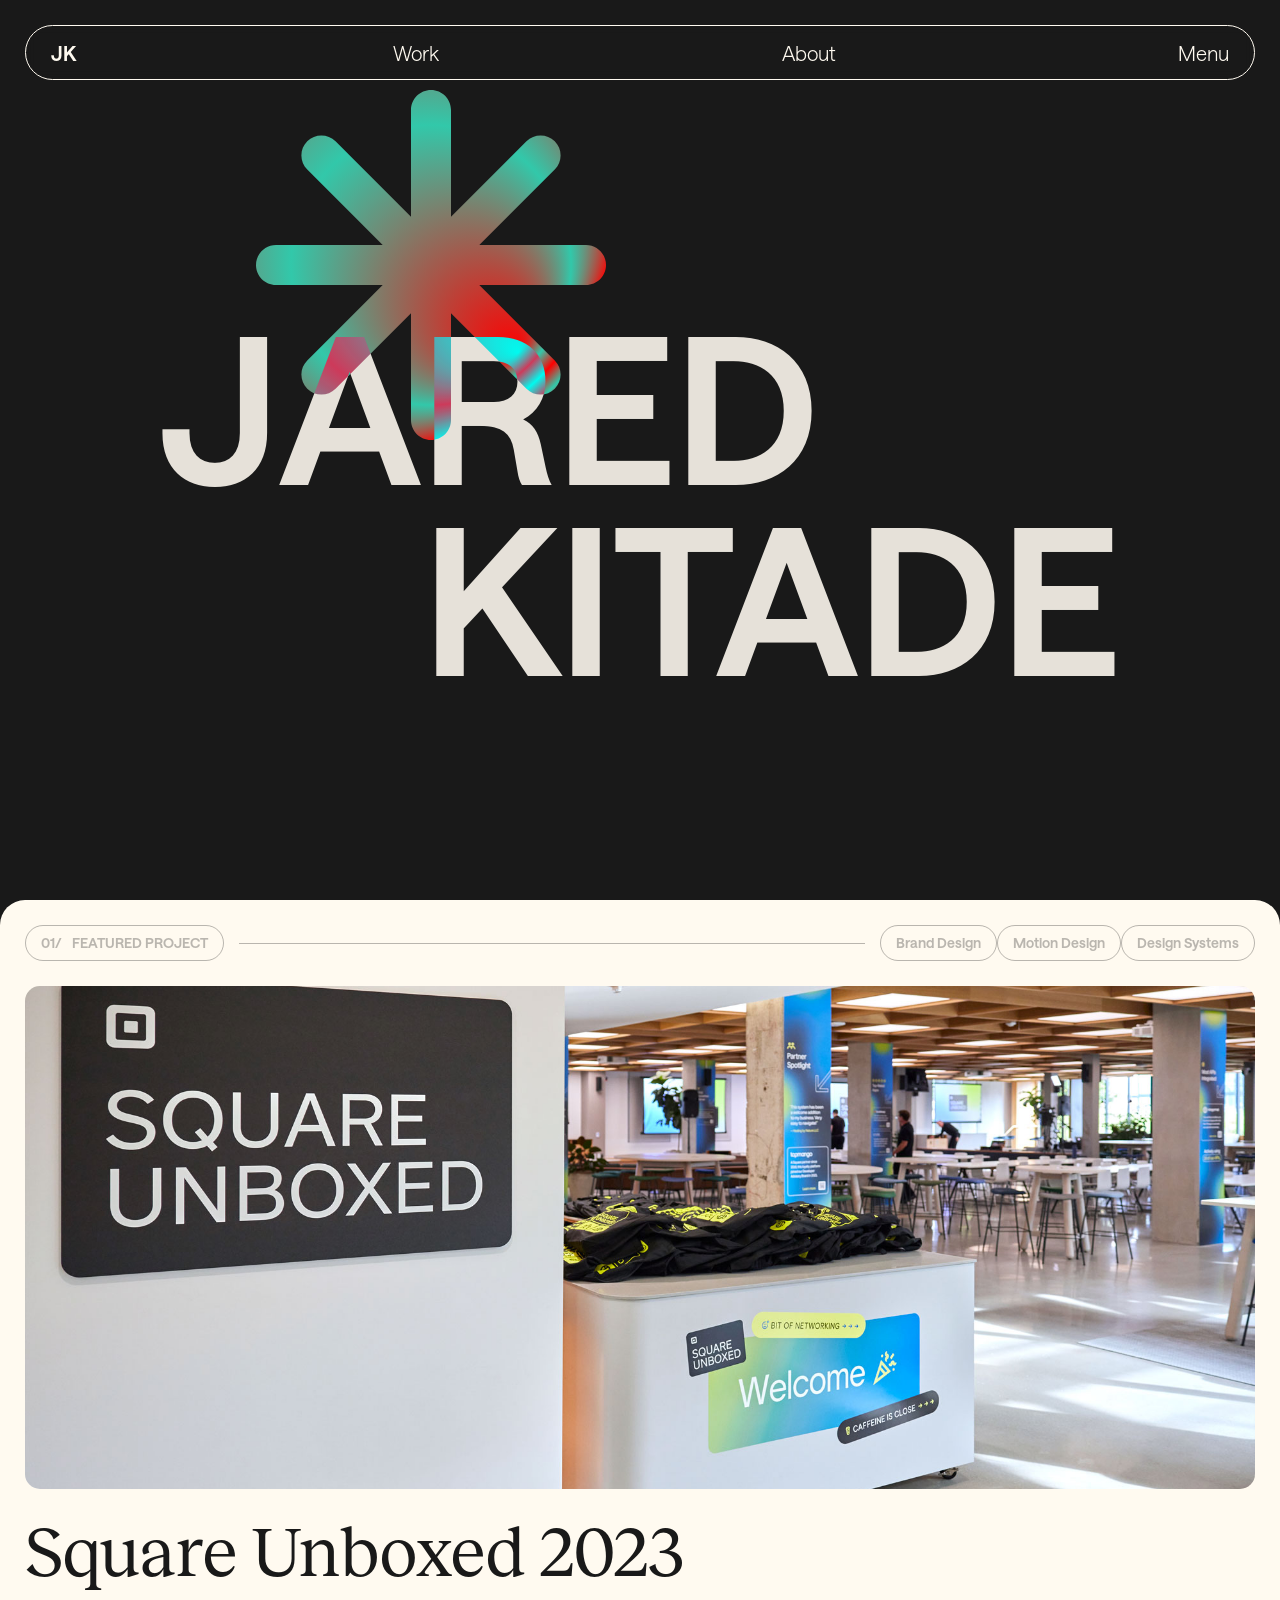
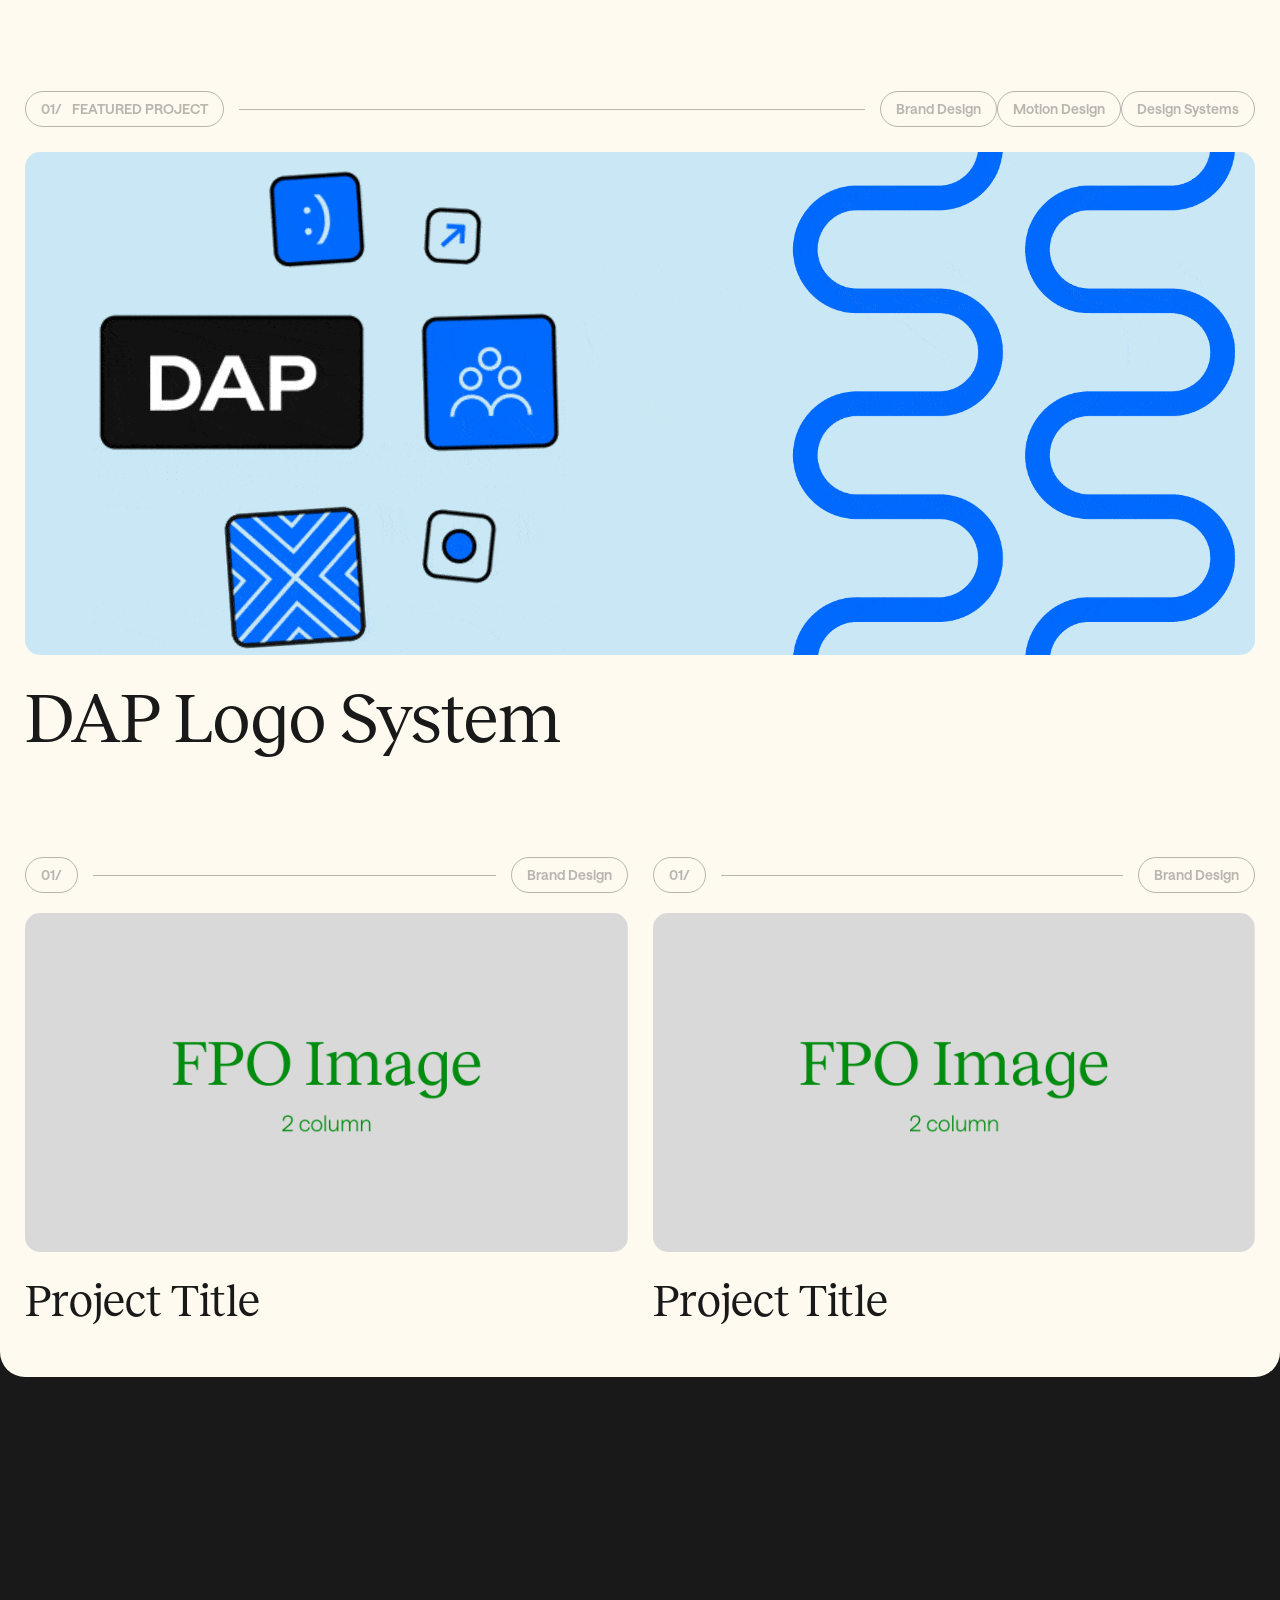
<file: index.html>
<!doctype html>
<html lang="en">
<head>
	<meta charset="utf-8">
	<title>Jared Kitade</title>
	<link rel="stylesheet" type="text/css" href="style.css">
	<meta name="viewport" content="width=device-width, initial-scale=1, maximum-scale=1" />
</head>
<body class="body-black">
	<a id="top"></a>
	<div class="nav-container">
		<div class="nav negative">
			<div class="nav-default">
				<a class="nav-item"></a>
				<a class="nav-item link text-link name" href="./">
					J
					<span class="hidden-name">ared&nbsp;</span>
					K
					<span class="hidden-name">itade</span>
				</a>
				<a href="./work" class="nav-item link text-link work"></a>
				<a href="./info" class="nav-item link text-link about"></a>
				<a class="nav-item link text-link menu"></a>
			</div>
			<div class="nav-row">
				<div class="nav-column">
					<a href="./" class="nav-int-row link home-nav-link">
						<div class="nav-number text-link nav-one"></div>
						<div class="nav-lp-link text-link home"></div>
					</a>
					<a class="nav-int-row link work-nav-link">
						<div class="nav-number text-link nav-two"></div>
						<div class="nav-lp-link text-link work-menu"></div>
					</a>
					<a href="./info" class="nav-int-row link about-nav-link">
						<div class="nav-number text-link nav-three"></div>
						<div class="nav-lp-link text-link about-menu"></div>
					</a>
					<a href="mailto:hi@jaredkita.de" class="nav-int-row link contact-nav-link">
						<div class="nav-number text-link nav-four"></div>
						<div class="nav-lp-link text-link contact"></div>
					</a>
				</div>
				<div class="nav-project-column">
					<a class="nav-page-link text-link link ub23" href="./unboxed-2023"></a>
					<a class="nav-page-link text-link link dap" href="./dap-logo-system"></a>
					<a class="nav-page-link text-link link ub22" href="./unboxed-2022"></a>
					<a class="nav-page-link text-link link afterpay" href="./afterpay-animations"></a>
					<a class="nav-page-link text-link link two-step" href="./two-step-verification"></a>
					<a class="nav-page-link text-link link virtual-ub" href="./virtual-square-unboxed"></a>
					<a class="nav-page-link text-link link misc-square" href="./misc-square-projects"></a>
					<a class="nav-page-link text-link link svma" href="./svma"></a>
					<a class="nav-page-link text-link link els" href="./els"></a>
					<a class="nav-page-link text-link link loeb" href="./loeb-fellowship"></a>
					<a class="nav-page-link text-link link mdes" href="./mdes-showcase"></a>
					<a class="nav-page-link text-link link concept" href="./concept-lecture-series"></a>
					<a class="nav-page-link text-link view-all link" href="./work"></a>
				</div>
			</div>
		</div>
	</div>

	<div class="mobile-nav-container">
		<div class="mobile-nav negative">
			<div class="mobile-nav-default">
				<a class="nav-item"></a>
				<a class="nav-item link text-link name" href="index.html">
					J
					<span class="hidden-name">ared&nbsp;</span>
					K
					<span class="hidden-name">itade</span>
				</a>
				<a class="nav-item link text-link menu"></a>
			</div>
			<div class="nav-row">
				<div class="nav-column">
					<a href="./" class="nav-int-row link">
						<div class="nav-number text-link nav-one"></div>
						<div class="nav-lp-link text-link home"></div>
					</a>
					<a class="nav-int-row link work-nav-link">
						<div class="nav-number text-link nav-two"></div>
						<div class="nav-lp-link text-link work-menu"></div>
					</a>
					<div class="mobile-nav-project-column">
						<a class="nav-page-link link" href="./unboxed-2023">Square Unboxed 2023</a>
						<a class="nav-page-link link" href="./dap-logo-system">DAP Logo System</a>
						<a class="nav-page-link link" href="./unboxed-2022">Square Unboxed 2022</a>
						<a class="nav-page-link link" href="./afterpay-animations">Afterpay Animations</a>
						<a class="nav-page-link link" href="./two-step-verification">Two-Step Verification</a>
						<a class="nav-page-link link" href="./virtual-square-unboxed">Virtual Square Unboxed</a>
						<a class="nav-page-link link" href="./misc-square-projects">Misc. Square Projects</a>
						<a class="nav-page-link link" href="./svma">SVMA</a>
						<a class="nav-page-link link" href="./els">ELS Architecture</a>
						<a class="nav-page-link link" href="./loeb-fellowship">Loeb Fellowship</a>
						<a class="nav-page-link link" href="./mdes-showcase">MDES Showcase</a>
						<a class="nav-page-link link" href="./concept-lecture-series">Concept Lecture Series</a>
						<a class="nav-page-link view-all link" href="./work">View All →</a>
					</div>
					<a href="./info" class="nav-int-row link">
						<div class="nav-number text-link nav-three"></div>
						<div class="nav-lp-link text-link about-menu"></div>
					</a>
					<a href="mailto:hi@jaredkita.de" class="nav-int-row link">
						<div class="nav-number text-link nav-four"></div>
						<div class="nav-lp-link text-link contact"></div>
					</a>
				</div>
			</div>
		</div>
	</div>

	<div class="page-hero">

		<div class="hero-text">
			<span class="flip-load">J</span>
			<span class="flip-load">a</span>
			<span class="flip-load">r</span>
			<span class="flip-load">e</span>
			<span class="flip-load">d</span>
		</div>

		<div class="hero-text">
			<span class="flip-load">K</span>
			<span class="flip-load">i</span>
			<span class="flip-load t">t</span>
			<span class="flip-load">a</span>
			<span class="flip-load">d</span>
			<span class="flip-load">e</span>
		</div>

		<div class="hero-svg spin-animation">
			<svg width="350" height="350" xmlns="http://www.w3.org/2000/svg">
				<defs>
				    <radialGradient
				      id="GradientReflect"
				      cx="0.5"
				      cy="0.5"
				      r="0.4"
				      fx="0.75"
				      fy="0.75"
				      spreadMethod="reflect">
				      <stop offset="0%" stop-color="red" />
				      <stop offset="100%" stop-color="#32C8AA" />
				    </radialGradient>
				</defs>
				<path d="M175 0C163.954 0 155 8.9543 155 20V126.716L79.5405 51.2563C71.73 43.4458 59.0667 43.4458 51.2563 51.2563C43.4458 59.0668 43.4458 71.7301 51.2563 79.5406L126.716 155H20C8.95431 155 0 163.954 0 175C0 186.046 8.9543 195 20 195H126.716L51.2563 270.459C43.4458 278.27 43.4458 290.933 51.2563 298.744C59.0668 306.554 71.7301 306.554 79.5406 298.744L155 223.284V330C155 341.046 163.954 350 175 350C186.046 350 195 341.046 195 330V223.284L270.459 298.744C278.27 306.554 290.933 306.554 298.744 298.744C306.554 290.933 306.554 278.27 298.744 270.459L223.284 195H330C341.046 195 350 186.046 350 175C350 163.954 341.046 155 330 155H223.284L298.744 79.5406C306.554 71.7301 306.554 59.0668 298.744 51.2563C290.933 43.4458 278.27 43.4458 270.459 51.2563L195 126.716V20C195 8.95431 186.046 0 175 0Z" fill="url(#GradientReflect)"/>
			</svg>
		</div>
	</div>

	<div class="home-page page-container">
		<div class="featured-project-container">
			<div class="project-tile">
				<div class="project-heading">
					<div class="project-label">
						<p class="label-hide">01/</p>
						<p class="label-hide">Featured Project</p>
						<!-- <p>↘</p> -->
					</div>
					<div class="rule rule-full"></div>
					<div class="project-categories">
						<p class="main-category">Brand Design</p>
						<p class="secondary-category">Motion Design</p>
						<p class="secondary-category">Design Systems</p>
					</div>
				</div>	
				<a href="project-page-template.html" class="link">
					<div class="image-container featured-project-image">
						<img class="ub23-hero">
					</div>
					<h2>Square Unboxed 2023</h2>
				</a>
			</div>
		</div>
		<div class="featured-project-container">
			<div class="project-tile">
				<div class="project-heading">
					<div class="project-label">
						<p class="label-hide">01/</p>
						<p class="label-hide">Featured Project</p>
						<!-- <p>↘</p> -->
					</div>
					<div class="rule rule-full"></div>
					<div class="project-categories">
						<p class="main-category">Brand Design</p>
						<p class="secondary-category">Motion Design</p>
						<p class="secondary-category">Design Systems</p>
					</div>
				</div>	
				<a href="project-page-template.html" class="link">
					<div class="image-container featured-project-image">
						<img class="dap-hero">
					</div>
					<h2>DAP Logo System</h2>
				</a>
			</div>
		</div>
		<div class="secondary-project-container">
			<div class="project-tile">
				<div class="project-heading">
					<div class="project-label">
						<p>01/</p>
					</div>
					<div class="rule rule-full"></div>
					<div class="project-categories">
						<p class="main-category">Brand Design</p>
					</div>
				</div>
				<a href="project-page-template.html" class="link">
					<!-- <h3>Project Title</h3> -->
					<div class="image-container secondary-project-image">
						<img src="assets/images/fpo/FPO_Image_2_column.png">
					</div>
					<h3>Project Title</h3>
				</a>
			</div>
			<div class="project-tile">
				<div class="project-heading">
					<div class="project-label">
						<p>01/</p>
					</div>
					<div class="rule rule-full"></div>
					<div class="project-categories">
						<p class="main-category">Brand Design</p>
					</div>
				</div>	
				<a href="project-page-template.html" class="link">
					<!-- <h3>Project Title</h3> -->
					<div class="image-container secondary-project-image">
						<img src="assets/images/fpo/FPO_Image_2_column.png">
					</div>
					<h3>Project Title</h3>
				</a>
			</div>	
		</div>
	</div>

	<div class="footer-container off">
		<div class="footer-row marquee">
			<div>
				<span>marquee test</span>
				<span>marquee test</span>
				<span>marquee test</span>
				<span>marquee test</span>
				<span>marquee test</span>
			</div>
		</div>
		<div class="footer-column">
			<div class="footer-row">
				<div class="footer-pill-container">
					<a href="mailto:hi@jaredkita.de" target="blank" class="link pill-container social-pill">
						<div class="pill text-link email"></div>
					</a>
					<a href="https://www.linkedin.com/in/kitade/" target="blank" class="link pill-container social-pill">
						<div class="pill text-link linkedin"></div>
					</a>
					<a href="https://www.instagram.com/jaredkitade" target="blank" class="link pill-container social-pill">
						<div class="pill text-link instagram"></div>
					</a>
				</div>
				<a href="#top" class="footer-pill-container">
					<div class="pill-container link">
						<div class="pill text-link back-top"></div>
					</div>
				</a>
			</div>
			<div class="footer-row">
				<p>Design & Development by&nbsp;<span class="bold">Jared Kitade</span></p>
				<p>© 2024</p>
			</div>
		</div>

	</div>
	<!-- <div class="cursor"><div class="inner-cursor"></div></div> -->
	<div class="cursor-default"></div>
</body>
	<script src="assets/scripts/script.js"></script>
	<script src="assets/scripts/cursor.js"></script>
	<script src="assets/scripts/nav-bar.js"></script>
	<script src="assets/scripts/home-footer.js"></script>
</html>
</file>
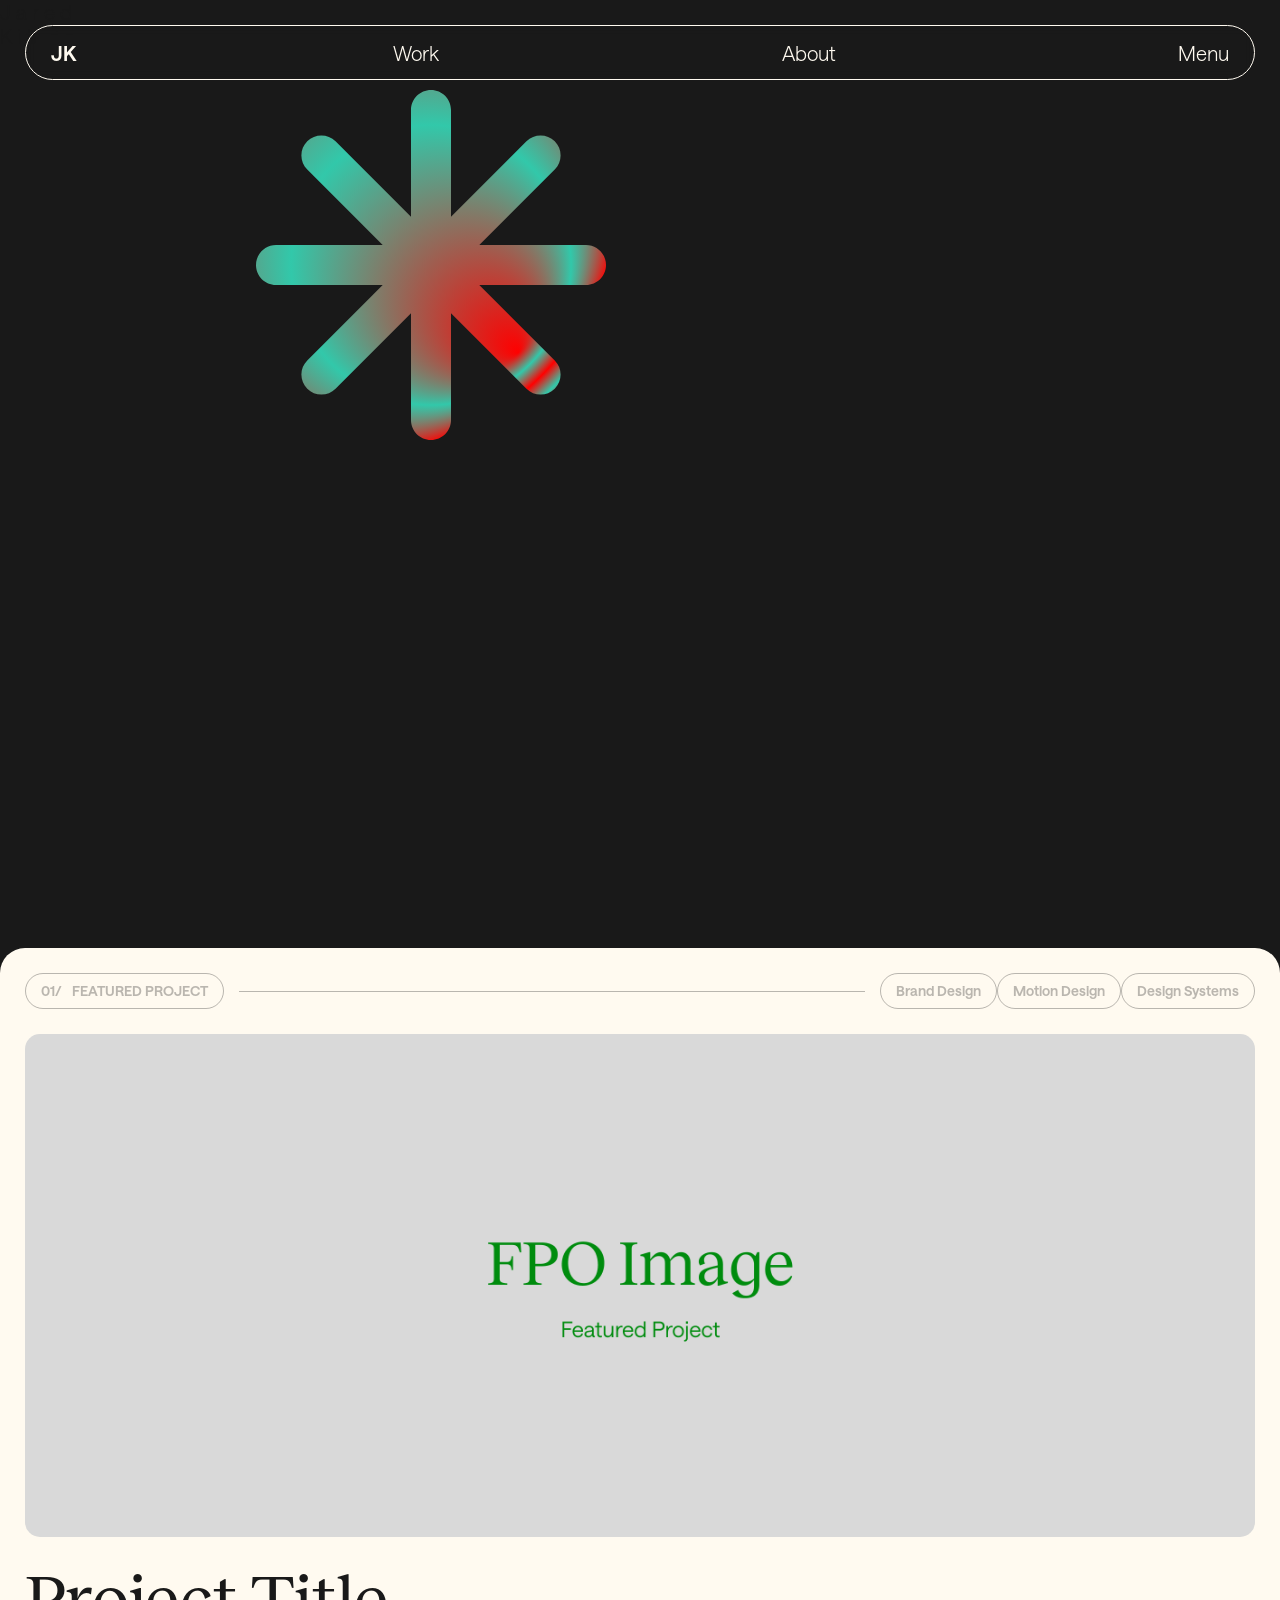
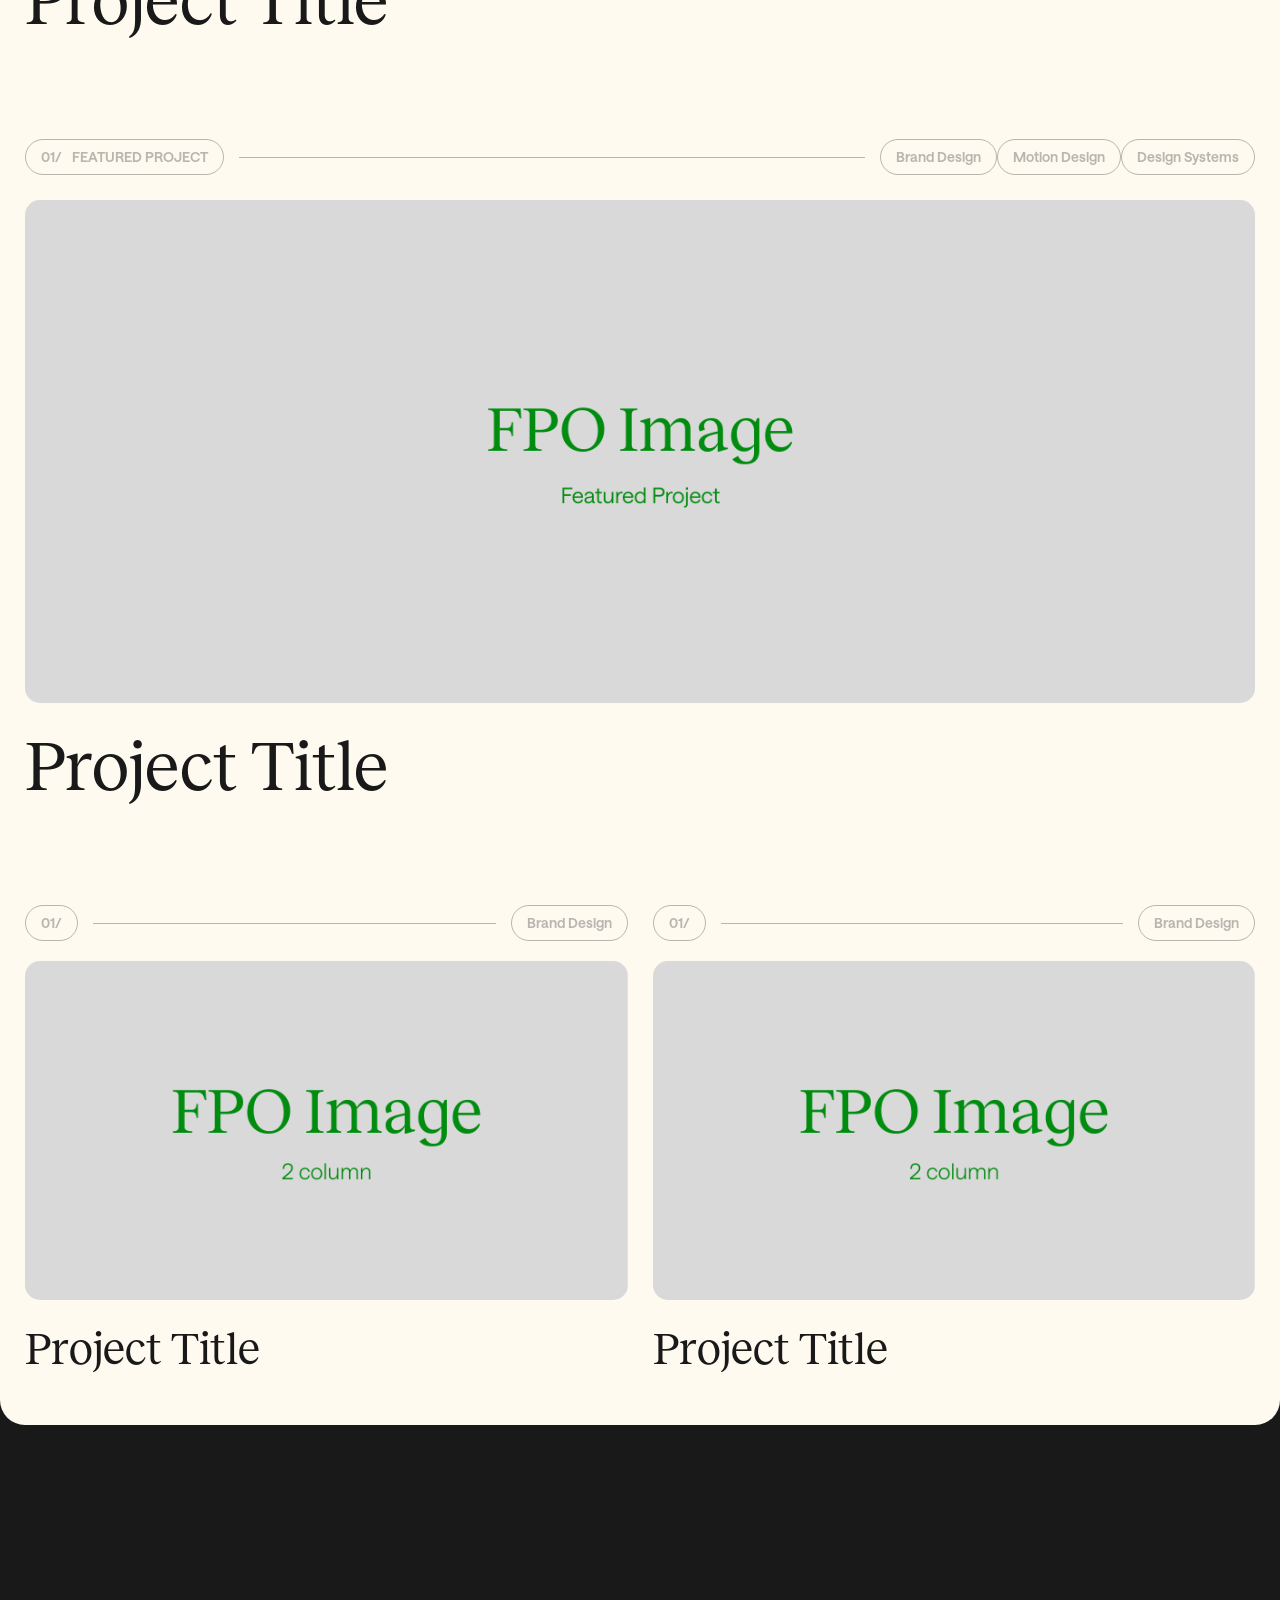
<file: home.html>
<!doctype html>
<html lang="en">
<head>
	<meta charset="utf-8">
	<title>Jared Kitade</title>
	<link rel="stylesheet" type="text/css" href="style.css">
	<meta name="viewport" content="width=device-width, initial-scale=1, maximum-scale=1" />
</head>
<body class="body-black">
	<div class="nav-container">
		<div class="nav negative">
			<div class="nav-default">
				<a class="nav-item"></a>
				<a class="nav-item link text-link name" href="./">
					J
					<span class="hidden-name">ared&nbsp;</span>
					K
					<span class="hidden-name">itade</span>
				</a>
				<a href="./work" class="nav-item link text-link work"></a>
				<a href="./info" class="nav-item link text-link about"></a>
				<a class="nav-item link text-link menu"></a>
			</div>
			<div class="nav-row">
				<div class="nav-column">
					<a href="./" class="nav-int-row link home-nav-link">
						<div class="nav-number text-link nav-one"></div>
						<div class="nav-lp-link text-link home"></div>
					</a>
					<a class="nav-int-row link work-nav-link">
						<div class="nav-number text-link nav-two"></div>
						<div class="nav-lp-link text-link work-menu"></div>
					</a>
					<a href="./info" class="nav-int-row link about-nav-link">
						<div class="nav-number text-link nav-three"></div>
						<div class="nav-lp-link text-link about-menu"></div>
					</a>
					<a href="mailto:hi@jaredkita.de" class="nav-int-row link contact-nav-link">
						<div class="nav-number text-link nav-four"></div>
						<div class="nav-lp-link text-link contact"></div>
					</a>
				</div>
				<div class="nav-project-column">
					<a class="nav-page-link text-link link ub23" href=""></a>
					<a class="nav-page-link text-link link dap" href=""></a>
					<a class="nav-page-link text-link link ub22" href=""></a>
					<a class="nav-page-link text-link link afterpay" href=""></a>
					<a class="nav-page-link text-link link two-step" href=""></a>
					<a class="nav-page-link text-link link virtual-ub" href=""></a>
					<a class="nav-page-link text-link link misc-square" href=""></a>
					<a class="nav-page-link text-link link svma" href=""></a>
					<a class="nav-page-link text-link link els" href=""></a>
					<a class="nav-page-link text-link link loeb" href=""></a>
					<a class="nav-page-link text-link link mdes" href=""></a>
					<a class="nav-page-link text-link link remotely" href=""></a>
					<!-- <div class="gap"></div> -->
					<a class="nav-page-link text-link view-all link" href="./work"></a>
				</div>
			</div>
			<!-- <div class="nav-row">
				<div class="pill-container">
					<a class="pill text-link link email"></a>
				</div>
			</div> -->
		</div>
	</div>

	<div class="mobile-nav-container">
		<div class="mobile-nav negative">
			<div class="mobile-nav-default">
				<a class="nav-item"></a>
				<a class="nav-item link text-link name" href="index.html">
					J
					<span class="hidden-name">ared&nbsp;</span>
					K
					<span class="hidden-name">itade</span>
				</a>
				<a href="./work" class="nav-item link text-link work"></a>
				<a href="./info" class="nav-item link text-link about"></a>
				<a class="nav-item link text-link menu"></a>
			</div>
			<div class="nav-row">
				<div class="nav-column">
					<a class="nav-int-row link">
						<div class="nav-number text-link nav-one"></div>
						<div class="nav-lp-link text-link home"></div>
					</a>
					<a class="nav-int-row link work-nav-link">
						<div class="nav-number text-link nav-two"></div>
						<div class="nav-lp-link text-link work-menu"></div>
					</a>
					<div class="mobile-nav-project-column">
						<a class="nav-page-link link" href="">Square Unboxed 2023</a>
						<a class="nav-page-link link" href="">DAP Logo System</a>
						<a class="nav-page-link link" href="">Square Unboxed 2022</a>
						<a class="nav-page-link link" href="">Afterpay Animations</a>
						<a class="nav-page-link link" href="">Two-Step Verification</a>
						<a class="nav-page-link link" href="">Virtual Square Unboxed</a>
						<a class="nav-page-link link" href="">Misc. Square Projects</a>
						<a class="nav-page-link link" href="">SVMA</a>
						<a class="nav-page-link link" href="">ELS Architecture</a>
						<a class="nav-page-link link" href="">Loeb Fellowship</a>
						<a class="nav-page-link link" href="">MDES Showcase</a>
						<a class="nav-page-link link" href="">Remotely Remote</a>
						<!-- <div class="gap"></div> -->
						<a class="nav-page-link link" href="./work">View All →</a>
					</div>
					<a class="nav-int-row link">
						<div class="nav-number text-link nav-three"></div>
						<div class="nav-lp-link text-link about-menu"></div>
					</a>
					<a class="nav-int-row link">
						<div class="nav-number text-link nav-four"></div>
						<div class="nav-lp-link text-link contact"></div>
					</a>
				</div>
			</div>
		</div>
	</div>

	<div class="home-page-hero">

		<div class="home-page-hero-name">
			<span class="flip-load">J</span>
			<span class="flip-load">a</span>
			<span class="flip-load">r</span>
			<span class="flip-load">e</span>
			<span class="flip-load">d</span>
		</div>

		<div class="home-page-hero-name">
			<span class="flip-load">K</span>
			<span class="flip-load">i</span>
			<span class="flip-load t">t</span>
			<span class="flip-load">a</span>
			<span class="flip-load">d</span>
			<span class="flip-load">e</span>
		</div>

		<div class="hero-svg spin-animation">
			<svg width="350" height="350" xmlns="http://www.w3.org/2000/svg">
				<defs>
				    <radialGradient
				      id="GradientReflect"
				      cx="0.5"
				      cy="0.5"
				      r="0.4"
				      fx="0.75"
				      fy="0.75"
				      spreadMethod="reflect">
				      <stop offset="0%" stop-color="red" />
				      <stop offset="100%" stop-color="#32C8AA" />
				    </radialGradient>
				</defs>
				<path d="M175 0C163.954 0 155 8.9543 155 20V126.716L79.5405 51.2563C71.73 43.4458 59.0667 43.4458 51.2563 51.2563C43.4458 59.0668 43.4458 71.7301 51.2563 79.5406L126.716 155H20C8.95431 155 0 163.954 0 175C0 186.046 8.9543 195 20 195H126.716L51.2563 270.459C43.4458 278.27 43.4458 290.933 51.2563 298.744C59.0668 306.554 71.7301 306.554 79.5406 298.744L155 223.284V330C155 341.046 163.954 350 175 350C186.046 350 195 341.046 195 330V223.284L270.459 298.744C278.27 306.554 290.933 306.554 298.744 298.744C306.554 290.933 306.554 278.27 298.744 270.459L223.284 195H330C341.046 195 350 186.046 350 175C350 163.954 341.046 155 330 155H223.284L298.744 79.5406C306.554 71.7301 306.554 59.0668 298.744 51.2563C290.933 43.4458 278.27 43.4458 270.459 51.2563L195 126.716V20C195 8.95431 186.046 0 175 0Z" fill="url(#GradientReflect)"/>
			</svg>
		</div>
	</div>

	<div class="home-page page-container">
		<div class="featured-project-container">
			<div class="project-tile">
				<div class="project-heading">
					<div class="project-label">
						<p>01/</p>
						<p>Featured Project</p>
						<!-- <p>↘</p> -->
					</div>
					<div class="rule"></div>
					<div class="project-categories">
						<p class="main-category">Brand Design</p>
						<p class="secondary-category">Motion Design</p>
						<p class="secondary-category">Design Systems</p>
					</div>
				</div>	
				<a href="project-page-template.html" class="link">
					<!-- <h2>Project Title</h2> -->
					<div class="image-container featured-project-image">
						<img src="assets/images/fpo/FPO_Image_Featured_Project.png">
					</div>
					<h2>Project Title</h2>
				</a>
			</div>
		</div>
		<div class="featured-project-container">
			<div class="project-tile">
				<div class="project-heading">
					<div class="project-label">
						<p>01/</p>
						<p>Featured Project</p>
						<!-- <p>↘</p> -->
					</div>
					<div class="rule"></div>
					<div class="project-categories">
						<p class="main-category">Brand Design</p>
						<p class="secondary-category">Motion Design</p>
						<p class="secondary-category">Design Systems</p>
					</div>
				</div>	
				<a href="project-page-template.html" class="link">
					<!-- <h2>Project Title</h2> -->
					<div class="image-container featured-project-image">
						<img src="assets/images/fpo/FPO_Image_Featured_Project.png">
					</div>
					<h2>Project Title</h2>
				</a>
			</div>
		</div>
		<div class="secondary-project-container">
			<div class="project-tile">
				<div class="project-heading">
					<div class="project-label">
						<p>01/</p>
					</div>
					<div class="rule"></div>
					<div class="project-categories">
						<p class="main-category">Brand Design</p>
					</div>
				</div>
				<a href="project-page-template.html" class="link">
					<!-- <h3>Project Title</h3> -->
					<div class="image-container secondary-project-image">
						<img src="assets/images/fpo/FPO_Image_2_column.png">
					</div>
					<h3>Project Title</h3>
				</a>
			</div>
			<div class="project-tile">
				<div class="project-heading">
					<div class="project-label">
						<p>01/</p>
					</div>
					<div class="rule"></div>
					<div class="project-categories">
						<p class="main-category">Brand Design</p>
					</div>
				</div>	
				<a href="project-page-template.html" class="link">
					<!-- <h3>Project Title</h3> -->
					<div class="image-container secondary-project-image">
						<img src="assets/images/fpo/FPO_Image_2_column.png">
					</div>
					<h3>Project Title</h3>
				</a>
			</div>	
		</div>
	</div>

	<div class="footer-container off">
		<!-- <div class="footer-row">hello</div> -->
		<div class="footer-row">
			<a href="mailto:hi@jaredkita.de">
				<div class="flip-container footer-email link">
					<span class="flip">h</span>
					<span class="flip">i</span>
					<span class="flip">@</span>
					<span class="flip">j</span>
					<span class="flip">a</span>
					<span class="flip">r</span>
					<span class="flip">e</span>
					<span class="flip">d</span>
					<span class="flip">k</span>
					<span class="flip">i</span>
					<span class="flip">t</span>
					<span class="flip">a</span>
					<span class="flip">.</span>
					<span class="flip">d</span>
					<span class="flip">e</span>
				</div>
			</a>
			<div class="footer-link-container">
				<!-- <a href=""><div class="text-link home link"></div></a>
				<a href=""><div class="text-link work link"></div></a>
				<a href=""><div class="text-link about link"></div></a>
				<a href=""><div class="text-link contact link"></div></a> -->
				<a href="/" class="text-link footer-link footer-home link"></a>
				<a href="./work" class="text-link footer-link footer-work link"></a>
				<a href="./info" class="text-link footer-link footer-about link"></a>
				<a href="./contact" class="text-link footer-link footer-contact link"></a>
			</div>
		</div>
		<div class="footer-row">
			<div class="footer-pill-container">
				<div class="pill-container">
					<a href="https://www.linkedin.com/in/kitade/" target="blank" class="pill text-link link linkedin"></a>
				</div>
				<div class="pill-container">
					<a href="https://www.instagram.com/jaredkitade" target="blank" class="pill text-link link instagram"></a>
				</div>
			</div>
			<div class="footer-pill-container">
				<div class="pill-container">
					<div class="pill">Design & Development by&nbsp;<span class="bold">Jared Kitade</span></div>
				</div>
				<div class="pill-container">
					<div class="pill">© 2024</div>
				</div>
			</div>
		</div>
	</div>

	<!-- <div class="cursor"><div class="inner-cursor"></div></div> -->
	<div class="cursor-default"></div>
	<div class="cursor-view-project">
		<span class="view-project"></span>
		<span class="arrow-container">
			<span class="arrow"></span>
		</span>
	</div>
</body>
	<script src="assets/scripts/script.js"></script>
	<script src="assets/scripts/cursor.js"></script>
	<script src="assets/scripts/nav-bar.js"></script>
	<script src="assets/scripts/home-footer.js"></script>
</html>
</file>
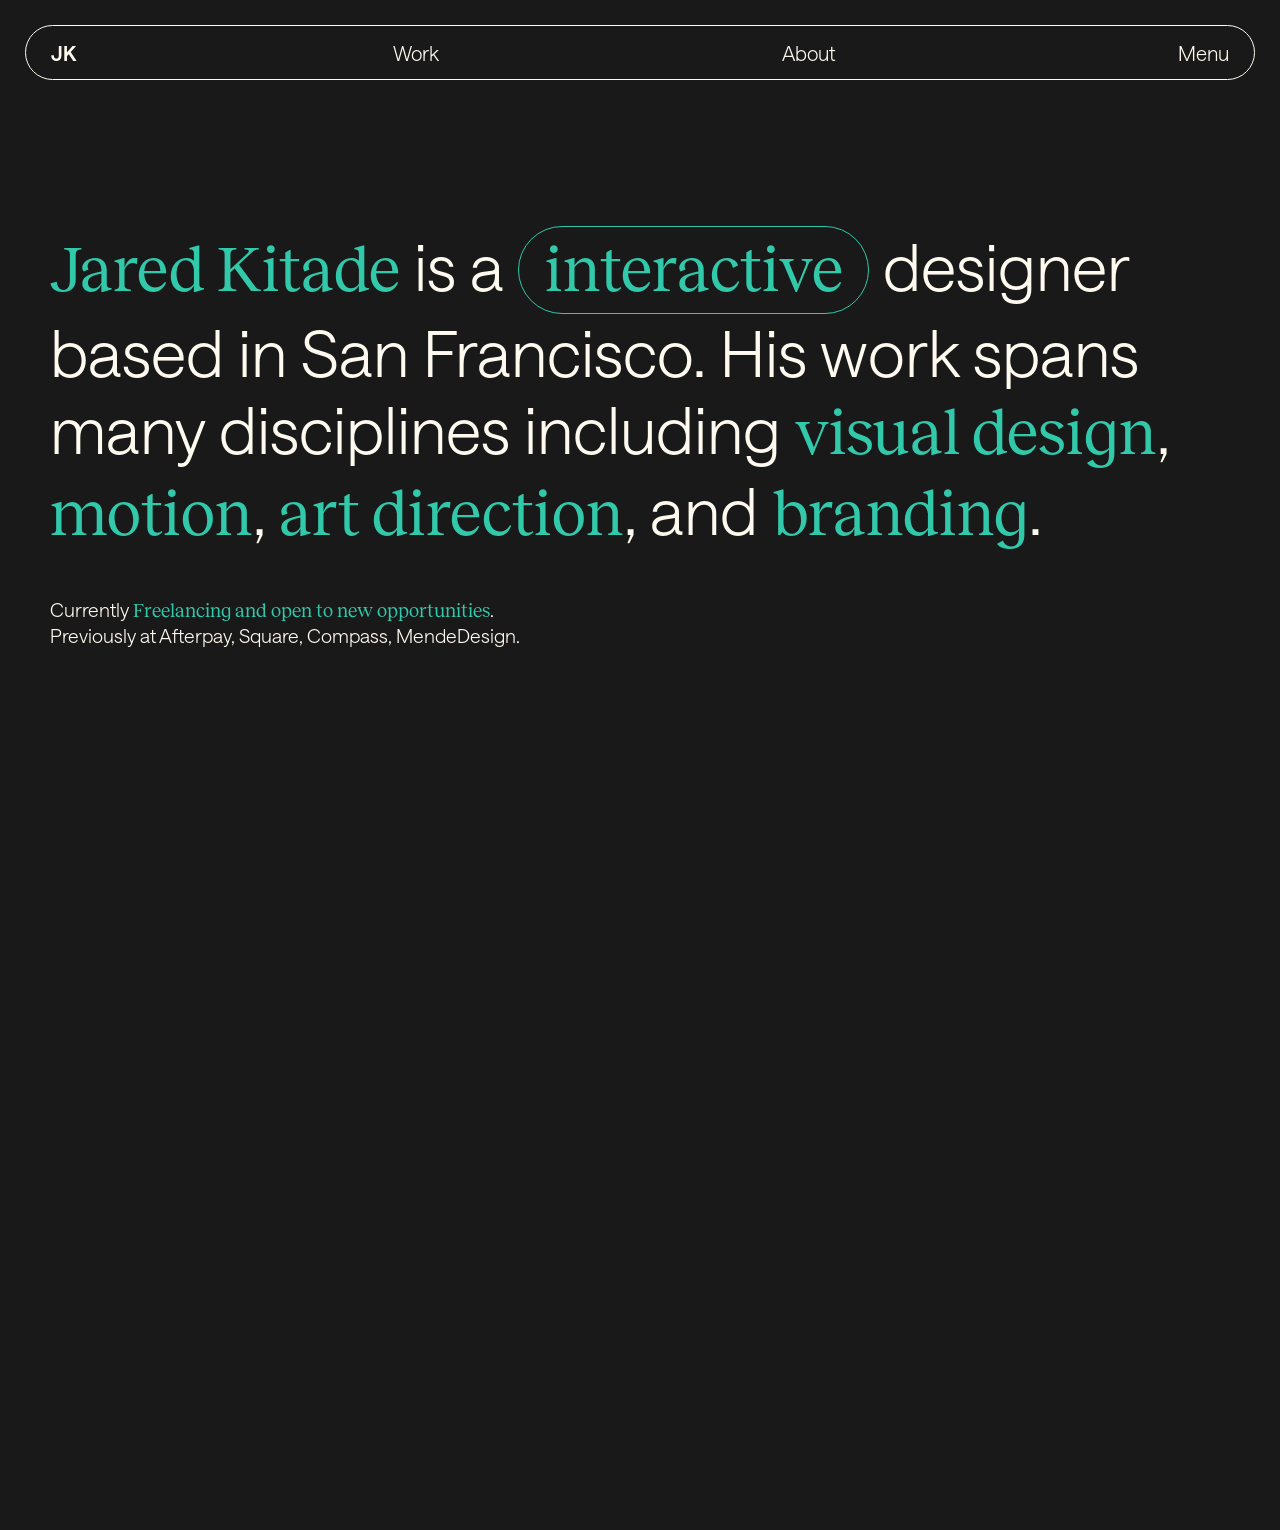
<file: info.html>
<!doctype html>
<html lang="en">
<head>
	<meta charset="utf-8">
	<title>Jared Kitade</title>
	<link rel="stylesheet" type="text/css" href="style.css">
	<meta name="viewport" content="width=device-width, initial-scale=1, maximum-scale=1" />
</head>
<body class="body-black info-page">
	<a id="top"></a>
	<div class="nav-container">
		<div class="nav negative">
			<div class="nav-default">
				<a class="nav-item"></a>
				<a class="nav-item link text-link name" href="./">
					J
					<span class="hidden-name">ared&nbsp;</span>
					K
					<span class="hidden-name">itade</span>
				</a>
				<a href="./work" class="nav-item link text-link work"></a>
				<a href="./info" class="nav-item link text-link about"></a>
				<a class="nav-item link text-link menu"></a>
			</div>
			<div class="nav-row">
				<div class="nav-column">
					<a href="./" class="nav-int-row link home-nav-link">
						<div class="nav-number text-link nav-one"></div>
						<div class="nav-lp-link text-link home"></div>
					</a>
					<a class="nav-int-row link work-nav-link">
						<div class="nav-number text-link nav-two"></div>
						<div class="nav-lp-link text-link work-menu"></div>
					</a>
					<a href="./info" class="nav-int-row link about-nav-link">
						<div class="nav-number text-link nav-three"></div>
						<div class="nav-lp-link text-link about-menu"></div>
					</a>
					<a href="mailto:hi@jaredkita.de" class="nav-int-row link contact-nav-link">
						<div class="nav-number text-link nav-four"></div>
						<div class="nav-lp-link text-link contact"></div>
					</a>
				</div>
				<div class="nav-project-column">
					<a class="nav-page-link text-link link ub23" href="./unboxed-2023"></a>
					<a class="nav-page-link text-link link dap" href="./dap-logo-system"></a>
					<a class="nav-page-link text-link link ub22" href="./unboxed-2022"></a>
					<a class="nav-page-link text-link link afterpay" href="./afterpay-animations"></a>
					<a class="nav-page-link text-link link two-step" href="./two-step-verification"></a>
					<a class="nav-page-link text-link link virtual-ub" href="./virtual-square-unboxed"></a>
					<a class="nav-page-link text-link link misc-square" href="./misc-square-projects"></a>
					<a class="nav-page-link text-link link svma" href="./svma"></a>
					<a class="nav-page-link text-link link els" href="./els"></a>
					<a class="nav-page-link text-link link loeb" href="./loeb-fellowship"></a>
					<a class="nav-page-link text-link link mdes" href="./mdes-showcase"></a>
					<a class="nav-page-link text-link link concept" href="./concept-lecture-series"></a>
					<a class="nav-page-link text-link view-all link" href="./work"></a>
				</div>
			</div>
		</div>
	</div>

	<div class="mobile-nav-container">
		<div class="mobile-nav negative">
			<div class="mobile-nav-default">
				<a class="nav-item"></a>
				<a class="nav-item link text-link name" href="index.html">
					J
					<span class="hidden-name">ared&nbsp;</span>
					K
					<span class="hidden-name">itade</span>
				</a>
				<a class="nav-item link text-link menu"></a>
			</div>
			<div class="nav-row">
				<div class="nav-column">
					<a href="./" class="nav-int-row link">
						<div class="nav-number text-link nav-one"></div>
						<div class="nav-lp-link text-link home"></div>
					</a>
					<a class="nav-int-row link work-nav-link">
						<div class="nav-number text-link nav-two"></div>
						<div class="nav-lp-link text-link work-menu"></div>
					</a>
					<div class="mobile-nav-project-column">
						<a class="nav-page-link link" href="./unboxed-2023">Square Unboxed 2023</a>
						<a class="nav-page-link link" href="./dap-logo-system">DAP Logo System</a>
						<a class="nav-page-link link" href="./unboxed-2022">Square Unboxed 2022</a>
						<a class="nav-page-link link" href="./afterpay-animations">Afterpay Animations</a>
						<a class="nav-page-link link" href="./two-step-verification">Two-Step Verification</a>
						<a class="nav-page-link link" href="./virtual-square-unboxed">Virtual Square Unboxed</a>
						<a class="nav-page-link link" href="./misc-square-projects">Misc. Square Projects</a>
						<a class="nav-page-link link" href="./svma">SVMA</a>
						<a class="nav-page-link link" href="./els">ELS Architecture</a>
						<a class="nav-page-link link" href="./loeb-fellowship">Loeb Fellowship</a>
						<a class="nav-page-link link" href="./mdes-showcase">MDES Showcase</a>
						<a class="nav-page-link link" href="./concept-lecture-series">Concept Lecture Series</a>
						<a class="nav-page-link view-all link" href="./work">View All →</a>
					</div>
					<a href="./info" class="nav-int-row link">
						<div class="nav-number text-link nav-three"></div>
						<div class="nav-lp-link text-link about-menu"></div>
					</a>
					<a href="mailto:hi@jaredkita.de" class="nav-int-row link">
						<div class="nav-number text-link nav-four"></div>
						<div class="nav-lp-link text-link contact"></div>
					</a>
				</div>
			</div>
		</div>
	</div>

	<div class="page-container info-container">

		<div class="info-text">
			<span class="reckless color-01">Jared Kitade</span> is a 
			<span class="design-container">
				<span class="design-type">interactive</span>
			</span>
			designer based in San Francisco. His work spans many disciplines including <span class="reckless color-01">visual design</span>, <span class="reckless color-01">motion</span>, <span class="reckless color-01">art direction</span>, and <span class="reckless color-01">branding</span>.
		</div>

		<div class="info-secondary-text">
			<p>Currently <span class="reckless color-01">Freelancing and open to new opportunities</span>.</p>
			<p>Previously at Afterpay, Square, Compass, MendeDesign.</p>
		</div>

	</div>

	<div class="footer-container">
		<div class="footer-row marquee">
			<div>
				<span>marquee test</span>
				<span>marquee test</span>
				<span>marquee test</span>
				<span>marquee test</span>
				<span>marquee test</span>
			</div>
		</div>
		<div class="footer-column">
			<div class="footer-row">
				<div class="footer-pill-container">
					<a href="mailto:hi@jaredkita.de" target="blank" class="link pill-container social-pill">
						<div class="pill text-link email"></div>
					</a>
					<a href="https://www.linkedin.com/in/kitade/" target="blank" class="link pill-container social-pill">
						<div class="pill text-link linkedin"></div>
					</a>
					<a href="https://www.instagram.com/jaredkitade" target="blank" class="link pill-container social-pill">
						<div class="pill text-link instagram"></div>
					</a>
				</div>
				<a href="#top" class="footer-pill-container">
					<div class="pill-container link">
						<div class="pill text-link back-top"></div>
					</div>
				</a>
			</div>
			<div class="footer-row">
				<p>Design & Development by&nbsp;<span class="bold">Jared Kitade</span></p>
				<p>© 2024</p>
			</div>
		</div>

	</div>

	<!-- <div class="cursor"><div class="inner-cursor"></div></div> -->
	<div class="cursor-default"></div>
</body>
	<script src="assets/scripts/script.js"></script>
	<script src="assets/scripts/cursor.js"></script>
	<script src="assets/scripts/nav-bar.js"></script>
	<script src="assets/scripts/home-footer.js"></script>
</html>
</file>
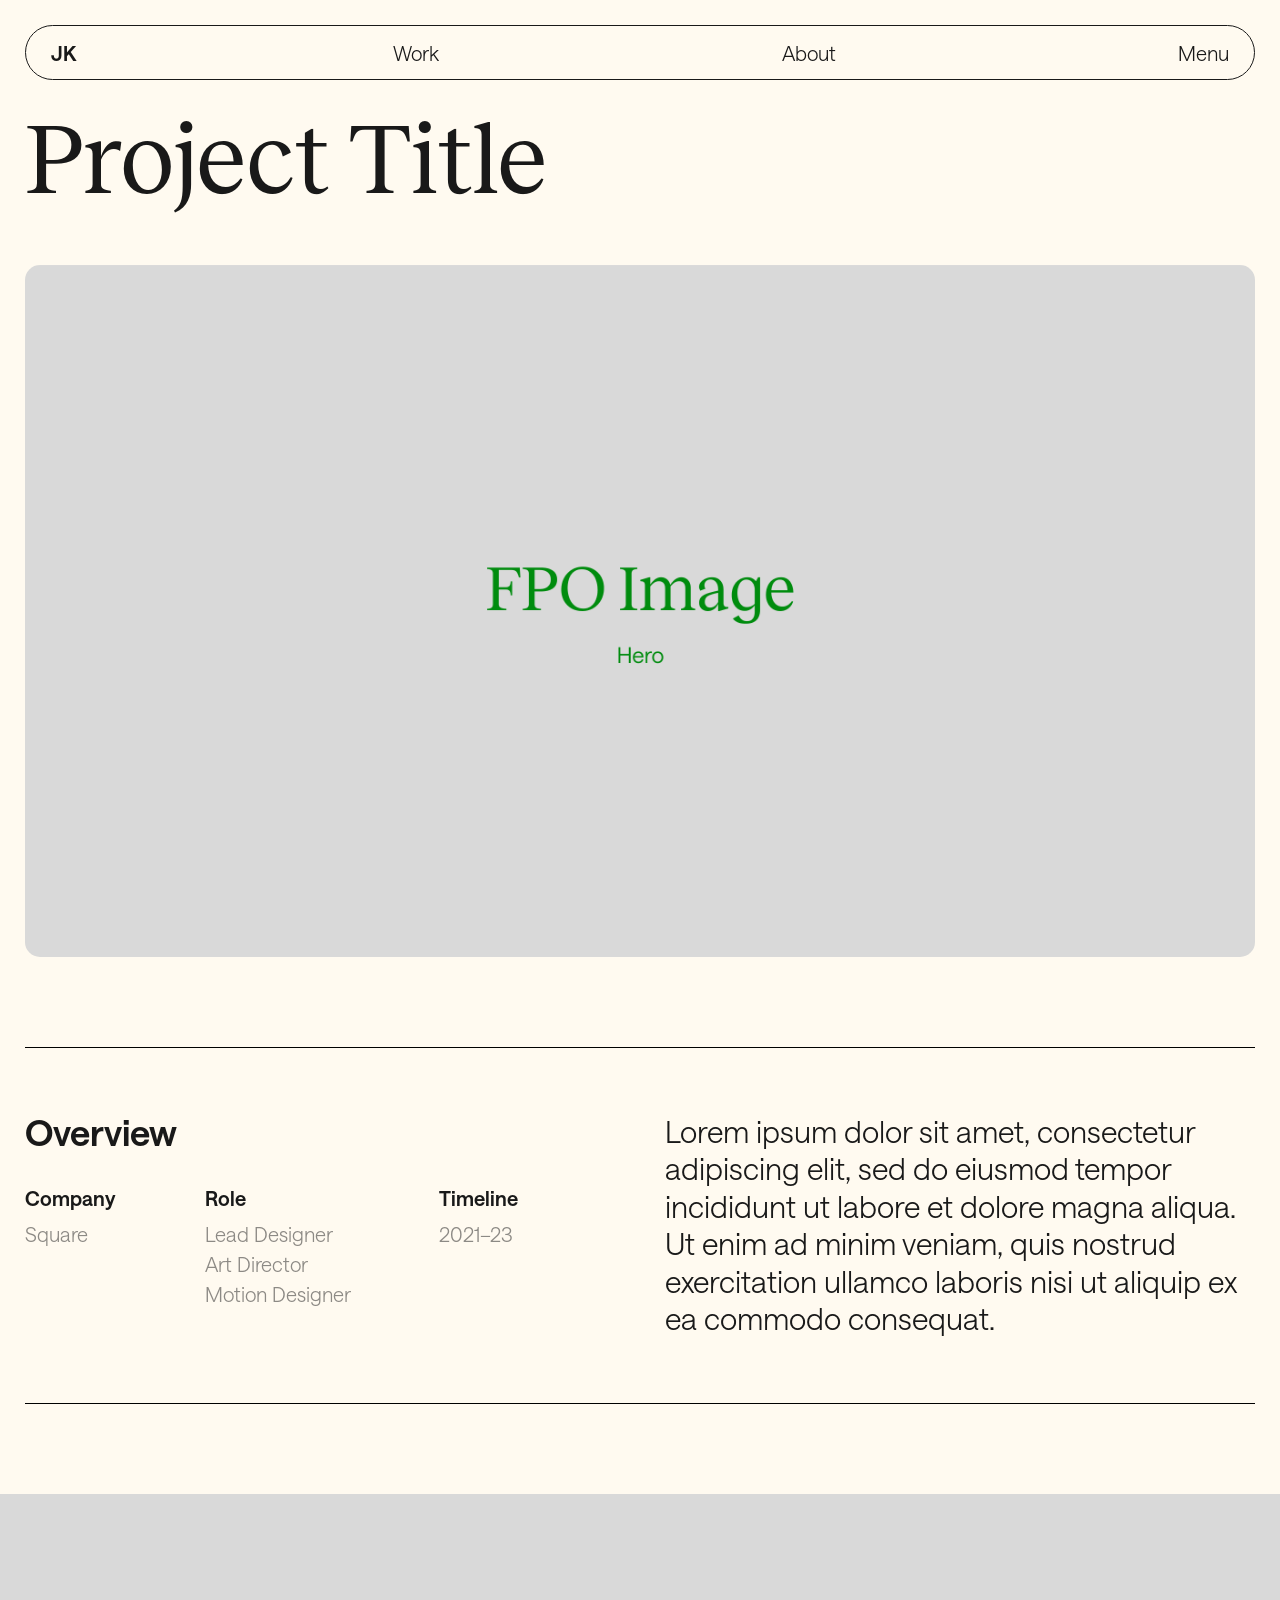
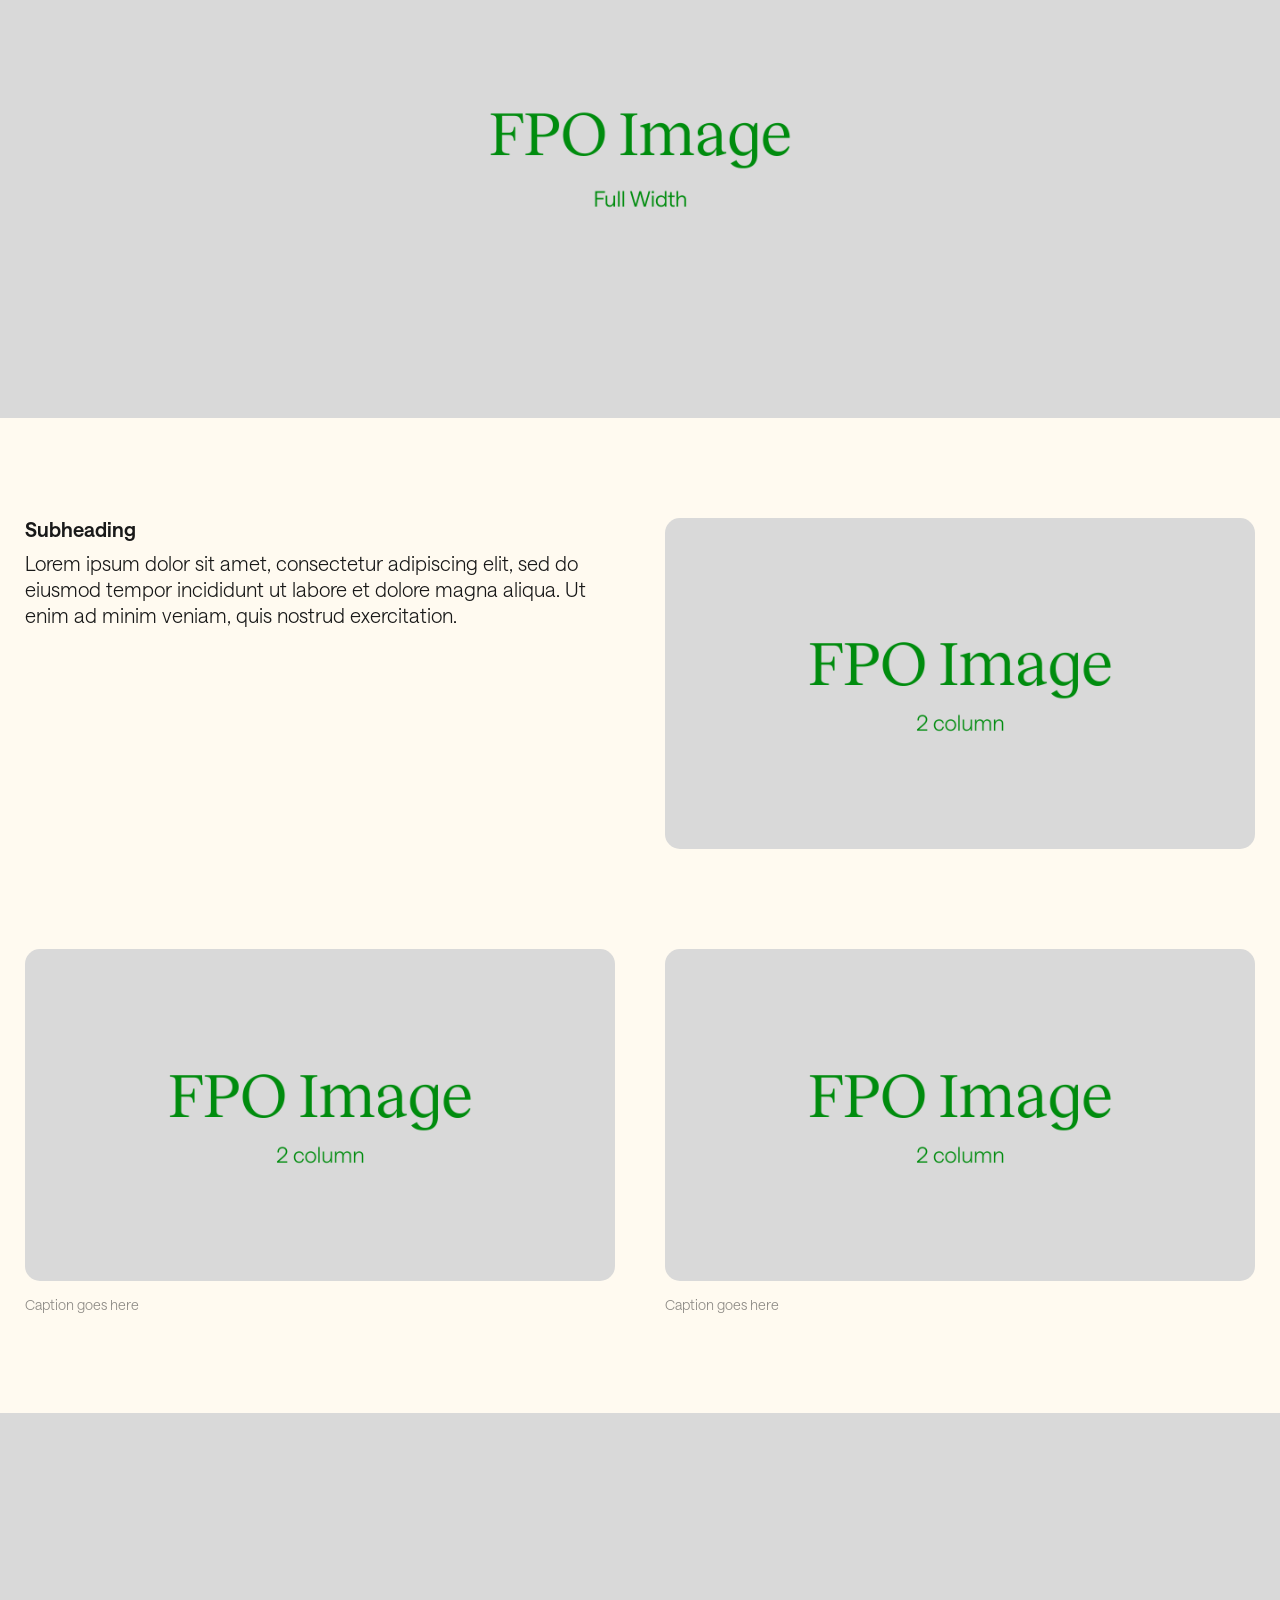
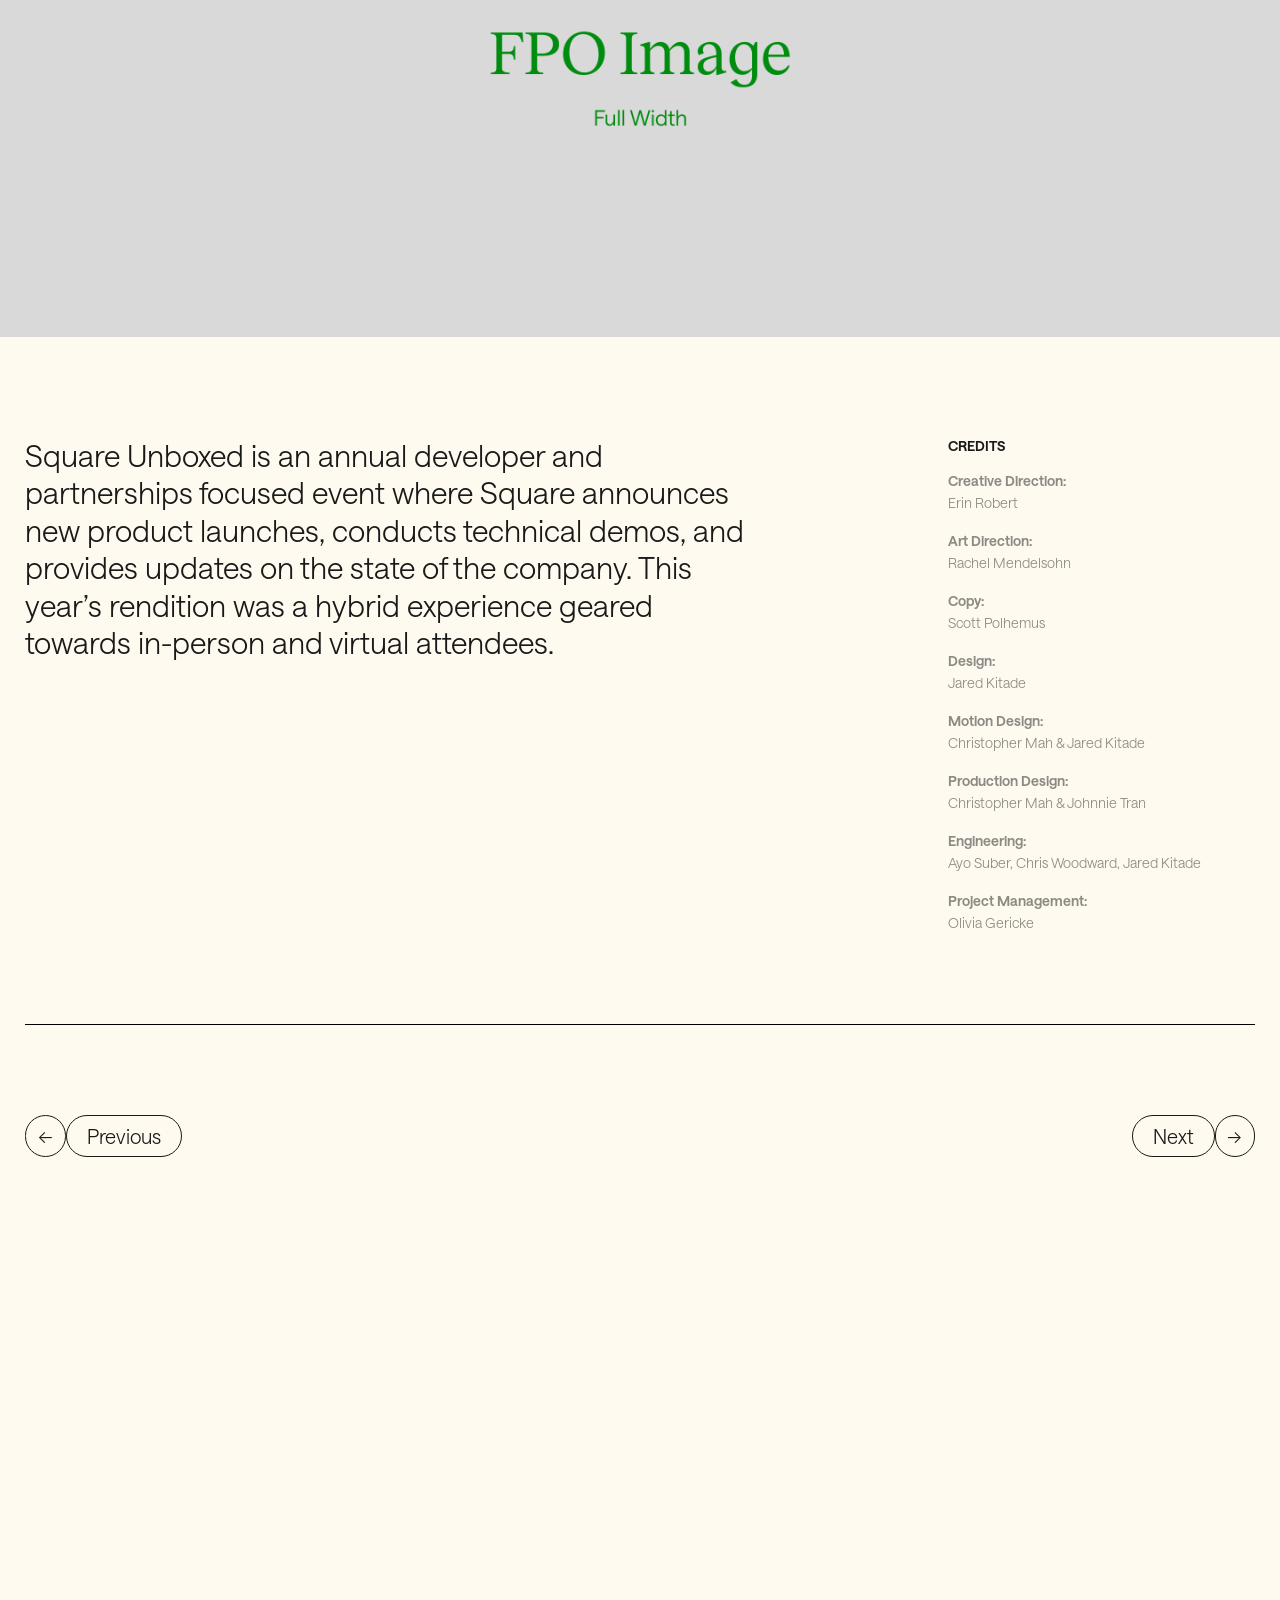
<file: project-page-template.html>
<!doctype html>
<html lang="en">
<head>
	<meta charset="utf-8">
	<title>Jared Kitade</title>
	<link rel="stylesheet" type="text/css" href="style.css">
	<meta name="viewport" content="width=device-width, initial-scale=1, maximum-scale=1" />
</head>
<body>
	<a id="top"></a>
	<div class="nav-container">
		<div class="nav">
			<div class="nav-default">
				<a class="nav-item"></a>
				<a class="nav-item link text-link name" href="./">
					J
					<span class="hidden-name">ared&nbsp;</span>
					K
					<span class="hidden-name">itade</span>
				</a>
				<a href="./work" class="nav-item link text-link work"></a>
				<a href="./info" class="nav-item link text-link about"></a>
				<a class="nav-item link text-link menu"></a>
			</div>
			<div class="nav-row">
				<div class="nav-column">
					<a href="./" class="nav-int-row link home-nav-link">
						<div class="nav-number text-link nav-one"></div>
						<div class="nav-lp-link text-link home"></div>
					</a>
					<a class="nav-int-row link work-nav-link">
						<div class="nav-number text-link nav-two"></div>
						<div class="nav-lp-link text-link work-menu"></div>
					</a>
					<a href="./info" class="nav-int-row link about-nav-link">
						<div class="nav-number text-link nav-three"></div>
						<div class="nav-lp-link text-link about-menu"></div>
					</a>
					<a href="mailto:hi@jaredkita.de" class="nav-int-row link contact-nav-link">
						<div class="nav-number text-link nav-four"></div>
						<div class="nav-lp-link text-link contact"></div>
					</a>
				</div>
				<div class="nav-project-column">
					<a class="nav-page-link text-link link ub23" href="./unboxed-2023"></a>
					<a class="nav-page-link text-link link dap" href="./dap-logo-system"></a>
					<a class="nav-page-link text-link link ub22" href="./unboxed-2022"></a>
					<a class="nav-page-link text-link link afterpay" href="./afterpay-animations"></a>
					<a class="nav-page-link text-link link two-step" href="./two-step-verification"></a>
					<a class="nav-page-link text-link link virtual-ub" href="./virtual-square-unboxed"></a>
					<a class="nav-page-link text-link link misc-square" href="./misc-square-projects"></a>
					<a class="nav-page-link text-link link svma" href="./svma"></a>
					<a class="nav-page-link text-link link els" href="./els"></a>
					<a class="nav-page-link text-link link loeb" href="./loeb-fellowship"></a>
					<a class="nav-page-link text-link link mdes" href="./mdes-showcase"></a>
					<a class="nav-page-link text-link link concept" href="./concept-lecture-series"></a>
					<a class="nav-page-link text-link view-all link" href="./work"></a>
				</div>
			</div>
		</div>
	</div>

	<div class="mobile-nav-container">
		<div class="mobile-nav">
			<div class="mobile-nav-default">
				<a class="nav-item"></a>
				<a class="nav-item link text-link name" href="index.html">
					J
					<span class="hidden-name">ared&nbsp;</span>
					K
					<span class="hidden-name">itade</span>
				</a>
				<a class="nav-item link text-link menu"></a>
			</div>
			<div class="nav-row">
				<div class="nav-column">
					<a href="./" class="nav-int-row link">
						<div class="nav-number text-link nav-one"></div>
						<div class="nav-lp-link text-link home"></div>
					</a>
					<a class="nav-int-row link work-nav-link">
						<div class="nav-number text-link nav-two"></div>
						<div class="nav-lp-link text-link work-menu"></div>
					</a>
					<div class="mobile-nav-project-column">
						<a class="nav-page-link link" href="./unboxed-2023">Square Unboxed 2023</a>
						<a class="nav-page-link link" href="./dap-logo-system">DAP Logo System</a>
						<a class="nav-page-link link" href="./unboxed-2022">Square Unboxed 2022</a>
						<a class="nav-page-link link" href="./afterpay-animations">Afterpay Animations</a>
						<a class="nav-page-link link" href="./two-step-verification">Two-Step Verification</a>
						<a class="nav-page-link link" href="./virtual-square-unboxed">Virtual Square Unboxed</a>
						<a class="nav-page-link link" href="./misc-square-projects">Misc. Square Projects</a>
						<a class="nav-page-link link" href="./svma">SVMA</a>
						<a class="nav-page-link link" href="./els">ELS Architecture</a>
						<a class="nav-page-link link" href="./loeb-fellowship">Loeb Fellowship</a>
						<a class="nav-page-link link" href="./mdes-showcase">MDES Showcase</a>
						<a class="nav-page-link link" href="./concept-lecture-series">Concept Lecture Series</a>
						<a class="nav-page-link view-all link" href="./work">View All →</a>
					</div>
					<a href="./info" class="nav-int-row link">
						<div class="nav-number text-link nav-three"></div>
						<div class="nav-lp-link text-link about-menu"></div>
					</a>
					<a href="mailto:hi@jaredkita.de" class="nav-int-row link">
						<div class="nav-number text-link nav-four"></div>
						<div class="nav-lp-link text-link contact"></div>
					</a>
				</div>
			</div>
		</div>
	</div>

	<div class="page-container project-page">
		<div class="project-hero-block">
			<div class="project-page-title">
				<h1>Project Title</h1>
			</div>
			<div class="image-container">
				<img src="assets/images/fpo/FPO_Image_Hero.png">
			</div>
		</div>
		<div class="page-rule"></div>
		<div class="project-info">
			<div class="project-background">
				<div class="project-background-subhead">
					<h5>Overview</h5>
				</div>
				<div class="project-background-body">
					<div class="project-background-column">
						<h6>Company</h6>
						<ul>
							<li>Square</li>
						</ul>
					</div>
					<div class="project-background-column">
						<h6>Role</h6>
						<ul>
							<li>Lead Designer</li>
							<li>Art Director</li>
							<li>Motion Designer</li>
						</ul>
					</div>
					<div class="project-background-column">
						<h6>Timeline</h6>
						<ul>
							<li>2021–23</li>
						</ul>
					</div>
				</div>
			</div>
			<div class="project-intro">
					Lorem ipsum dolor sit amet, consectetur adipiscing elit, sed do eiusmod tempor incididunt ut labore et dolore magna aliqua. Ut enim ad minim veniam, quis nostrud exercitation ullamco laboris nisi ut aliquip ex ea commodo consequat.
				</div>
		</div>
		<div class="page-rule"></div>
		<div class="full-bleed-image image-container">
			<img src="assets/images/fpo/FPO_Image_Full_Width.png">
		</div>
		<div class="two-column-text-image">
			<div class="two-column-body">
				<h6>Subheading</h6>
				<p>Lorem ipsum dolor sit amet, consectetur adipiscing elit, sed do eiusmod tempor incididunt ut labore et dolore magna aliqua. Ut enim ad minim veniam, quis nostrud exercitation.</p>
			</div>
			<div class="image-container two-column-image">
				<img src="assets/images/fpo/FPO_Image_2_column.png">
			</div>
		</div>
		
		<div class="two-up-image">
			<div class="image-caption-container">
				<div class="image-container two-column-image">
					<img src="assets/images/fpo/FPO_Image_2_column.png">
				</div>
				<div class="image-caption">
					Caption goes here
				</div>
			</div>
			<div class="image-caption-container">
				<div class="image-container two-column-image">
					<img src="assets/images/fpo/FPO_Image_2_column.png">
				</div>
				<div class="image-caption">
					Caption goes here
				</div>
			</div>
		</div>

		<div class="full-bleed-image image-container">
			<img src="assets/images/fpo/FPO_Image_Full_Width.png">
		</div>
		
		<!-- <div class="page-rule"></div> -->
		
		<div class="project-wrap">
			<div class="project-conclusion">Square Unboxed is an annual developer and partnerships focused event where Square announces new product launches, conducts technical demos,  and provides updates on the state of the company. This year’s rendition was a hybrid experience geared towards in-person and virtual attendees.</div>
			<div class="project-credits">
				<div>CREDITS</div>
				<ul>
					<li>
						<div>Creative Direction:</div>
						<div>Erin Robert</div>
					</li>
					<li>
						<div>Art Direction:</div>
						<div>Rachel Mendelsohn</div>
					</li>
					<li>
						<div>Copy:</div>
						<div>Scott Polhemus</div>
					</li>
					<li>
						<div>Design:</div>
						<div>Jared Kitade</div>
					</li>
					<!-- <li class="break"></li> -->
					<li>
						<div>Motion Design:</div>
						<div>Christopher Mah & Jared Kitade</div>
					</li>
					<li>
						<div>Production Design:</div>
						<div>Christopher Mah & Johnnie Tran</div>
					</li>
					<li>
						<div>Engineering:</div>
						<div>Ayo Suber, Chris Woodward, Jared Kitade</div>
					</li>
					<li>
						<div>Project Management:</div>
						<div>Olivia Gericke</div>
					</li>
				</ul>
			</div>
		</div>
		
		<div class="page-rule"></div>
		
		<div class="interior-page-nav">
			<a href="" class="page-nav-link link">
				<div class="arrow-container">
					<div class="previous-arrow text-link"></div>
				</div>
				<div class="previous-container">
					<div class="previous text-link"></div>
				</div>
			</a>
			<a href="" class="page-nav-link link">
				<div class="next-container">
					<div class="next text-link"></div>
				</div>
				<div class="arrow-container">
					<div class="next-arrow text-link"></div>
				</div>
			</a>
		</div>
	</div>

	<div class="footer-container">
		<div class="footer-row marquee">
			<div>
				<span>marquee test</span>
				<span>marquee test</span>
				<span>marquee test</span>
				<span>marquee test</span>
				<span>marquee test</span>
			</div>
		</div>
		<div class="footer-column">
			<div class="footer-row">
				<div class="footer-pill-container">
					<a href="mailto:hi@jaredkita.de" target="blank" class="link pill-container social-pill">
						<div class="pill text-link email"></div>
					</a>
					<a href="https://www.linkedin.com/in/kitade/" target="blank" class="link pill-container social-pill">
						<div class="pill text-link linkedin"></div>
					</a>
					<a href="https://www.instagram.com/jaredkitade" target="blank" class="link pill-container social-pill">
						<div class="pill text-link instagram"></div>
					</a>
				</div>
				<a href="#top" class="footer-pill-container">
					<div class="pill-container link">
						<div class="pill text-link back-top"></div>
					</div>
				</a>
			</div>
			<div class="footer-row">
				<p>Design & Development by&nbsp;<span class="bold">Jared Kitade</span></p>
				<p>© 2024</p>
			</div>
		</div>

	</div>

	<div class="cursor-default"></div>
</body>
	<script src="assets/scripts/script.js"></script>
	<script src="assets/scripts/cursor.js"></script>
	<script src="assets/scripts/nav-bar.js"></script>
	<script src="assets/scripts/project-footer.js"></script>
</html>
</file>
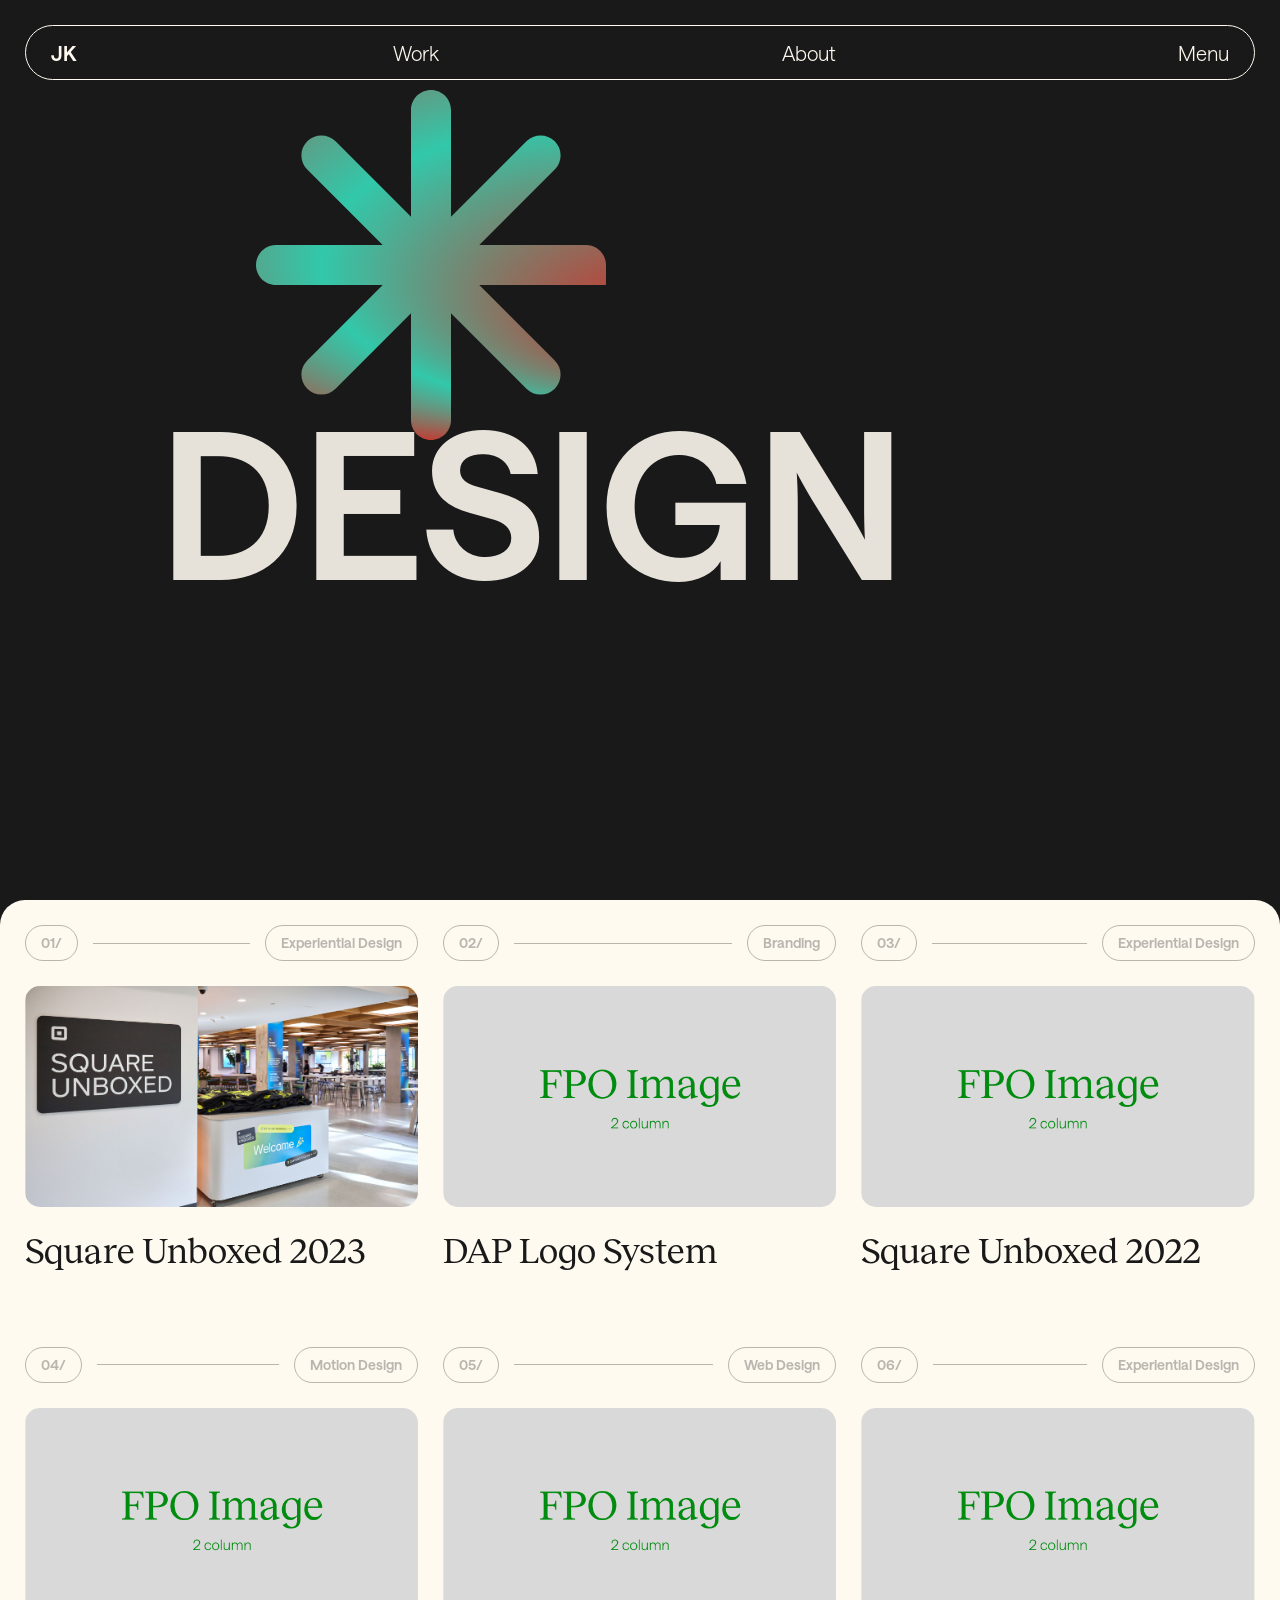
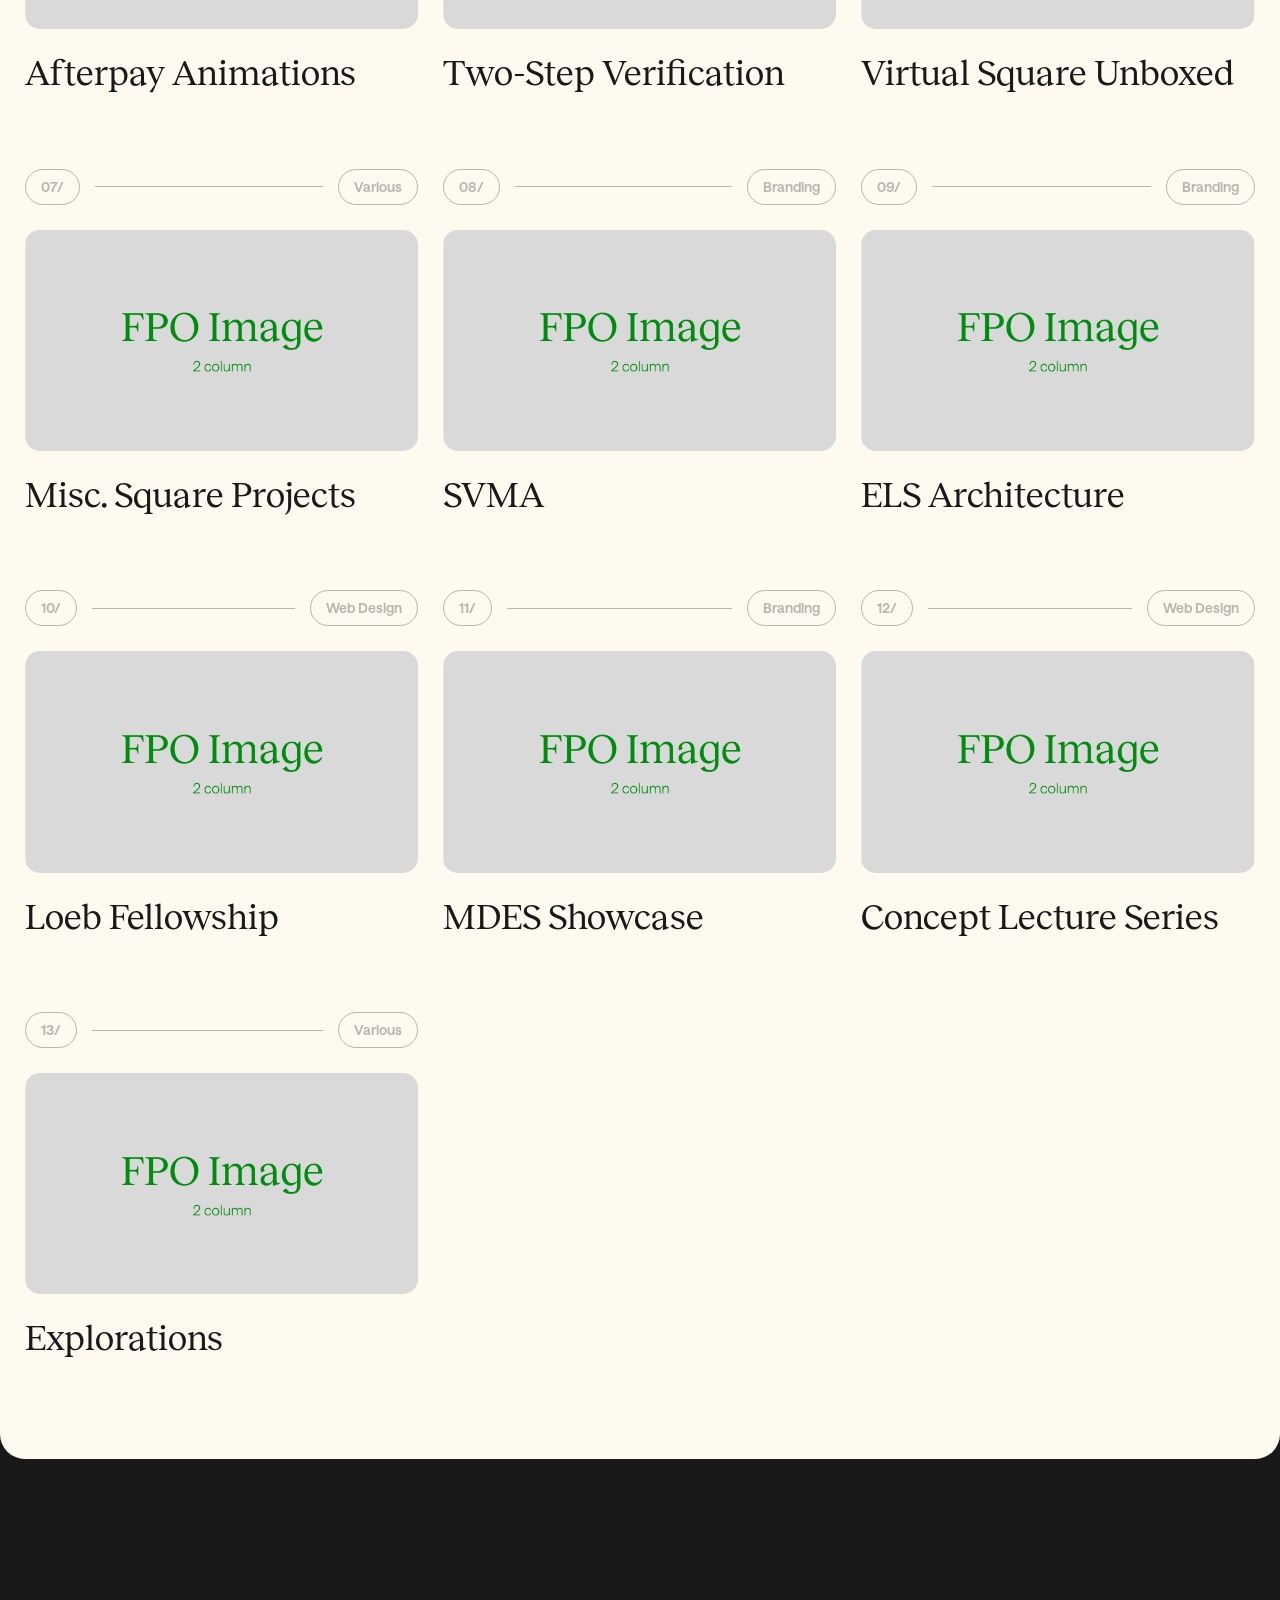
<file: work.html>
<!doctype html>
<html lang="en">
<head>
	<meta charset="utf-8">
	<title>Jared Kitade</title>
	<link rel="stylesheet" type="text/css" href="style.css">
	<meta name="viewport" content="width=device-width, initial-scale=1, maximum-scale=1" />
</head>
<body class="body-black">
	<a id="top"></a>
	<div class="nav-container">
		<div class="nav negative">
			<div class="nav-default">
				<a class="nav-item"></a>
				<a class="nav-item link text-link name" href="./">
					J
					<span class="hidden-name">ared&nbsp;</span>
					K
					<span class="hidden-name">itade</span>
				</a>
				<a href="./work" class="nav-item link text-link work"></a>
				<a href="./info" class="nav-item link text-link about"></a>
				<a class="nav-item link text-link menu"></a>
			</div>
			<div class="nav-row">
				<div class="nav-column">
					<a href="./" class="nav-int-row link home-nav-link">
						<div class="nav-number text-link nav-one"></div>
						<div class="nav-lp-link text-link home"></div>
					</a>
					<a class="nav-int-row link work-nav-link">
						<div class="nav-number text-link nav-two"></div>
						<div class="nav-lp-link text-link work-menu"></div>
					</a>
					<a href="./info" class="nav-int-row link about-nav-link">
						<div class="nav-number text-link nav-three"></div>
						<div class="nav-lp-link text-link about-menu"></div>
					</a>
					<a href="mailto:hi@jaredkita.de" class="nav-int-row link contact-nav-link">
						<div class="nav-number text-link nav-four"></div>
						<div class="nav-lp-link text-link contact"></div>
					</a>
				</div>
				<div class="nav-project-column">
					<a class="nav-page-link text-link link ub23" href="./unboxed-2023"></a>
					<a class="nav-page-link text-link link dap" href="./dap-logo-system"></a>
					<a class="nav-page-link text-link link ub22" href="./unboxed-2022"></a>
					<a class="nav-page-link text-link link afterpay" href="./afterpay-animations"></a>
					<a class="nav-page-link text-link link two-step" href="./two-step-verification"></a>
					<a class="nav-page-link text-link link virtual-ub" href="./virtual-square-unboxed"></a>
					<a class="nav-page-link text-link link misc-square" href="./misc-square-projects"></a>
					<a class="nav-page-link text-link link svma" href="./svma"></a>
					<a class="nav-page-link text-link link els" href="./els"></a>
					<a class="nav-page-link text-link link loeb" href="./loeb-fellowship"></a>
					<a class="nav-page-link text-link link mdes" href="./mdes-showcase"></a>
					<a class="nav-page-link text-link link concept" href="./concept-lecture-series"></a>
					<a class="nav-page-link text-link view-all link" href="./work"></a>
				</div>
			</div>
		</div>
	</div>

	<div class="mobile-nav-container">
		<div class="mobile-nav negative">
			<div class="mobile-nav-default">
				<a class="nav-item"></a>
				<a class="nav-item link text-link name" href="index.html">
					J
					<span class="hidden-name">ared&nbsp;</span>
					K
					<span class="hidden-name">itade</span>
				</a>
				<a class="nav-item link text-link menu"></a>
			</div>
			<div class="nav-row">
				<div class="nav-column">
					<a href="./" class="nav-int-row link">
						<div class="nav-number text-link nav-one"></div>
						<div class="nav-lp-link text-link home"></div>
					</a>
					<a class="nav-int-row link work-nav-link">
						<div class="nav-number text-link nav-two"></div>
						<div class="nav-lp-link text-link work-menu"></div>
					</a>
					<div class="mobile-nav-project-column">
						<a class="nav-page-link link" href="./unboxed-2023">Square Unboxed 2023</a>
						<a class="nav-page-link link" href="./dap-logo-system">DAP Logo System</a>
						<a class="nav-page-link link" href="./unboxed-2022">Square Unboxed 2022</a>
						<a class="nav-page-link link" href="./afterpay-animations">Afterpay Animations</a>
						<a class="nav-page-link link" href="./two-step-verification">Two-Step Verification</a>
						<a class="nav-page-link link" href="./virtual-square-unboxed">Virtual Square Unboxed</a>
						<a class="nav-page-link link" href="./misc-square-projects">Misc. Square Projects</a>
						<a class="nav-page-link link" href="./svma">SVMA</a>
						<a class="nav-page-link link" href="./els">ELS Architecture</a>
						<a class="nav-page-link link" href="./loeb-fellowship">Loeb Fellowship</a>
						<a class="nav-page-link link" href="./mdes-showcase">MDES Showcase</a>
						<a class="nav-page-link link" href="./concept-lecture-series">Concept Lecture Series</a>
						<a class="nav-page-link view-all link" href="./work">View All →</a>
					</div>
					<a href="./info" class="nav-int-row link">
						<div class="nav-number text-link nav-three"></div>
						<div class="nav-lp-link text-link about-menu"></div>
					</a>
					<a href="mailto:hi@jaredkita.de" class="nav-int-row link">
						<div class="nav-number text-link nav-four"></div>
						<div class="nav-lp-link text-link contact"></div>
					</a>
				</div>
			</div>
		</div>
	</div>

	<div class="page-hero">

		<div class="hero-text">
			<span class="flip-load">D</span>
			<span class="flip-load">E</span>
			<span class="flip-load">S</span>
			<span class="flip-load">I</span>
			<span class="flip-load">G</span>
			<span class="flip-load">N</span>
		</div>

		<div class="hero-svg spin-animation">
			<svg width="350" height="350" xmlns="http://www.w3.org/2000/svg">
				<defs>
				    <radialGradient
				      id="GradientReflect"
				      cx="0.5"
				      cy="0.5"
				      r="0.4"
				      fx="0.75"
				      fy="0.75"
				      spreadMethod="reflect">
				      <stop offset="0%" stop-color="red" />
				      <stop offset="100%" stop-color="#32C8AA" />
				    </radialGradient>
				</defs>
				<path d="M175 0C163.954 0 155 8.9543 155 20V126.716L79.5405 51.2563C71.73 43.4458 59.0667 43.4458 51.2563 51.2563C43.4458 59.0668 43.4458 71.7301 51.2563 79.5406L126.716 155H20C8.95431 155 0 163.954 0 175C0 186.046 8.9543 195 20 195H126.716L51.2563 270.459C43.4458 278.27 43.4458 290.933 51.2563 298.744C59.0668 306.554 71.7301 306.554 79.5406 298.744L155 223.284V330C155 341.046 163.954 350 175 350C186.046 350 195 341.046 195 330V223.284L270.459 298.744C278.27 306.554 290.933 306.554 298.744 298.744C306.554 290.933 306.554 278.27 298.744 270.459L223.284 195h430C341.046 195 350 186.046 350 175C350 163.954 341.046 155 330 155H223.284L298.744 79.5406C306.554 71.7301 306.554 59.0668 298.744 51.2563C290.933 43.4458 278.27 43.4458 270.459 51.2563L195 126.716V20C195 8.95431 186.046 0 175 0Z" fill="url(#GradientReflect)"/>
			</svg>
		</div>
	</div>

	<div class="work-grid page-container">
		<div class="project-grid-container">
			<div class="project-tile">
				<div class="project-heading">
					<div class="project-label">
						<p>01/</p>
					</div>
					<div class="rule"></div>
					<div class="project-categories">
						<p class="main-category">Experiential Design</p>
					</div>
				</div>
				<a href="project-page-template.html" class="link">
					<div class="image-container secondary-project-image">
						<img class="ub23-hero">
					</div>
					<h4>Square Unboxed 2023</h4>
				</a>
			</div>
			<div class="project-tile">
				<div class="project-heading">
					<div class="project-label">
						<p>02/</p>
					</div>
					<div class="rule"></div>
					<div class="project-categories">
						<p class="main-category">Branding</p>
					</div>
				</div>	
				<a href="project-page-template.html" class="link">
					<div class="image-container secondary-project-image">
						<img src="assets/images/fpo/FPO_Image_2_column.png">
					</div>
					<h4>DAP Logo System</h4>
				</a>
			</div>	
			<div class="project-tile">
				<div class="project-heading">
					<div class="project-label">
						<p>03/</p>
					</div>
					<div class="rule"></div>
					<div class="project-categories">
						<p class="main-category">Experiential Design</p>
					</div>
				</div>	
				<a href="project-page-template.html" class="link">
					<div class="image-container secondary-project-image">
						<img src="assets/images/fpo/FPO_Image_2_column.png">
					</div>
					<h4>Square Unboxed 2022</h4>
				</a>
			</div>	
			<div class="project-tile">
				<div class="project-heading">
					<div class="project-label">
						<p>04/</p>
					</div>
					<div class="rule"></div>
					<div class="project-categories">
						<p class="main-category">Motion Design</p>
					</div>
				</div>	
				<a href="project-page-template.html" class="link">
					<div class="image-container secondary-project-image">
						<img src="assets/images/fpo/FPO_Image_2_column.png">
					</div>
					<h4>Afterpay Animations</h4>
				</a>
			</div>	
			<div class="project-tile">
				<div class="project-heading">
					<div class="project-label">
						<p>05/</p>
					</div>
					<div class="rule"></div>
					<div class="project-categories">
						<p class="main-category">Web Design</p>
					</div>
				</div>	
				<a href="project-page-template.html" class="link">
					<div class="image-container secondary-project-image">
						<img src="assets/images/fpo/FPO_Image_2_column.png">
					</div>
					<h4>Two-Step Verification</h4>
				</a>
			</div>	
			<div class="project-tile">
				<div class="project-heading">
					<div class="project-label">
						<p>06/</p>
					</div>
					<div class="rule"></div>
					<div class="project-categories">
						<p class="main-category">Experiential Design</p>
					</div>
				</div>	
				<a href="project-page-template.html" class="link">
					<div class="image-container secondary-project-image">
						<img src="assets/images/fpo/FPO_Image_2_column.png">
					</div>
					<h4>Virtual Square Unboxed</h4>
				</a>
			</div>	
			<div class="project-tile">
				<div class="project-heading">
					<div class="project-label">
						<p>07/</p>
					</div>
					<div class="rule"></div>
					<div class="project-categories">
						<p class="main-category">Various</p>
					</div>
				</div>	
				<a href="project-page-template.html" class="link">
					<div class="image-container secondary-project-image">
						<img src="assets/images/fpo/FPO_Image_2_column.png">
					</div>
					<h4>Misc. Square Projects</h4>
				</a>
			</div>	
			<div class="project-tile">
				<div class="project-heading">
					<div class="project-label">
						<p>08/</p>
					</div>
					<div class="rule"></div>
					<div class="project-categories">
						<p class="main-category">Branding</p>
					</div>
				</div>	
				<a href="project-page-template.html" class="link">
					<div class="image-container secondary-project-image">
						<img src="assets/images/fpo/FPO_Image_2_column.png">
					</div>
					<h4>SVMA</h4>
				</a>
			</div>	
			<div class="project-tile">
				<div class="project-heading">
					<div class="project-label">
						<p>09/</p>
					</div>
					<div class="rule"></div>
					<div class="project-categories">
						<p class="main-category">Branding</p>
					</div>
				</div>	
				<a href="project-page-template.html" class="link">
					<div class="image-container secondary-project-image">
						<img src="assets/images/fpo/FPO_Image_2_column.png">
					</div>
					<h4>ELS Architecture</h4>
				</a>
			</div>
			<div class="project-tile">
				<div class="project-heading">
					<div class="project-label">
						<p>10/</p>
					</div>
					<div class="rule"></div>
					<div class="project-categories">
						<p class="main-category">Web Design</p>
					</div>
				</div>	
				<a href="project-page-template.html" class="link">
					<div class="image-container secondary-project-image">
						<img src="assets/images/fpo/FPO_Image_2_column.png">
					</div>
					<h4>Loeb Fellowship</h4>
				</a>
			</div>	
			<div class="project-tile">
				<div class="project-heading">
					<div class="project-label">
						<p>11/</p>
					</div>
					<div class="rule"></div>
					<div class="project-categories">
						<p class="main-category">Branding</p>
					</div>
				</div>	
				<a href="project-page-template.html" class="link">
					<div class="image-container secondary-project-image">
						<img src="assets/images/fpo/FPO_Image_2_column.png">
					</div>
					<h4>MDES Showcase</h4>
				</a>
			</div>	
			<div class="project-tile">
				<div class="project-heading">
					<div class="project-label">
						<p>12/</p>
					</div>
					<div class="rule"></div>
					<div class="project-categories">
						<p class="main-category">Web Design</p>
					</div>
				</div>	
				<a href="project-page-template.html" class="link">
					<div class="image-container secondary-project-image">
						<img src="assets/images/fpo/FPO_Image_2_column.png">
					</div>
					<h4>Concept Lecture Series</h4>
				</a>
			</div>	
			<div class="project-tile">
				<div class="project-heading">
					<div class="project-label">
						<p>13/</p>
					</div>
					<div class="rule"></div>
					<div class="project-categories">
						<p class="main-category">Various</p>
					</div>
				</div>	
				<a href="project-page-template.html" class="link">
					<div class="image-container secondary-project-image">
						<img src="assets/images/fpo/FPO_Image_2_column.png">
					</div>
					<h4>Explorations</h4>
				</a>
			</div>	
		</div>
	</div>

	<div class="footer-container off">
		<div class="footer-row marquee">
			<div>
				<span>marquee test</span>
				<span>marquee test</span>
				<span>marquee test</span>
				<span>marquee test</span>
				<span>marquee test</span>
			</div>
		</div>
		<div class="footer-column">
			<div class="footer-row">
				<div class="footer-pill-container">
					<a href="mailto:hi@jaredkita.de" target="blank" class="link pill-container social-pill">
						<div class="pill text-link email"></div>
					</a>
					<a href="https://www.linkedin.com/in/kitade/" target="blank" class="link pill-container social-pill">
						<div class="pill text-link linkedin"></div>
					</a>
					<a href="https://www.instagram.com/jaredkitade" target="blank" class="link pill-container social-pill">
						<div class="pill text-link instagram"></div>
					</a>
				</div>
				<a href="#top" class="footer-pill-container">
					<div class="pill-container link">
						<div class="pill text-link back-top"></div>
					</div>
				</a>
			</div>
			<div class="footer-row">
				<p>Design & Development by&nbsp;<span class="bold">Jared Kitade</span></p>
				<p>© 2024</p>
			</div>
		</div>

	</div>

	<!-- <div class="cursor"><div class="inner-cursor"></div></div> -->
	<div class="cursor-default"></div>
</body>
	<script src="assets/scripts/script.js"></script>
	<script src="assets/scripts/cursor.js"></script>
	<script src="assets/scripts/nav-bar.js"></script>
	<script src="assets/scripts/home-footer.js"></script>
</html>
</file>
<file: style.css>
:root {

	/*-------------------------------- COLORS */
		--brand-color-01: #32C8AA;
		--transparent: rgba(255,250,240,0);
		--neutral: rgba(255,250,240,1);
		--neutral-30: rgba(255,250,240,.3);
		--neutral-50: rgba(255,250,240,.5);
		--neutral-75: rgba(255,250,240,.75);
		--neutral-85: rgba(255,250,240,.85);
		--black: rgba(25,25,25,1);
		--black-30: rgba(25,25,25,.3);
		--black-50: rgba(25,25,25,.5);
		--black-75: rgba(25,25,25,.75);

	/*-------------------------------- FONTS */
		--body-font: "Saans-Light";
		--body-font-bold: "Saans-SemiBold";
		--body-font-light: "Saans-Light";
		--headline-font: "Reckless-Regular";
		--subhead-font: "Saans-SemiBold";
		--display-font: "Ogg-Regular";

	/*-------------------------------- TYPE SIZES - DESKTOP */
		--body-small: 1.4rem;
		--body-regular: 2.0rem;
		--body-large: 2.4rem;
		--body-intro: 3.0rem;
		--h1-font-size: 10rem;
		--h2-font-size: 7.0rem;
		--h3-font-size: 4.5rem;
		--h4-font-size: 3.6rem;
		--h5-font-size: 3.6rem;
		--h6-font-size: 2.0rem;
		--display-size: 25rem;
	}

/*-------------------------------- FONTS --------------------------------*/

	@font-face {
		font-family: Saans-Regular;
		src: url(assets/fonts/saans/Saans-Regular.woff2);
	}

	@font-face {
		font-family: Saans-Regular-Italic;
		src: url(assets/fonts/saans/Saans-RegularItalic.woff2);
	}

	@font-face {
		font-family: Saans-SemiBold;
		src: url(assets/fonts/saans/Saans-SemiBold.woff2);
	}

	@font-face {
		font-family: Saans-SemiBold-Italic;
		src: url(assets/fonts/saans/Saans-SemiBoldItalic.woff2);
	}

	@font-face {
		font-family: Saans-Light;
		src: url(assets/fonts/saans/Saans-Light.woff2);
	}

	@font-face {
		font-family: Saans-Light-Italic;
		src: url(assets/fonts/saans/Saans-LightItalic.woff2);
	}

	@font-face {
		font-family: Reckless-Regular;
		src: url(assets/fonts/reckless/Reckless-Regular.woff2);
	}

	@font-face {
		font-family: Ogg-Regular;
		src: url(assets/fonts/ogg/Ogg-Regular.otf);
	}

/*-------------------------------- FULL HTML --------------------------------*/

	*, ::before, ::after {
		box-sizing: border-box;
		margin: 0;
		padding: 0;
		cursor: none !important;
		-webkit-tap-highlight-color: rgba(0, 0, 0, 0) !important;
		scroll-behavior: smooth;
	}

	::selection {
		color: var(--neutral);
		background-color: var(--brand-color-01);
	}

	::-webkit-scrollbar {
    	display: none !important;
	}

	html {
		font-size: 62.5%;
	}

	body {
		background: var(--neutral);
		font-family: var(--body-font);
		font-size: var(--body-regular);
		color: var(--black);
		margin: 0;
		transition: .5s;
		-ms-overflow-style: none !important;
		scrollbar-width: none !important;
	}

	a {
		text-decoration: none;
		color: inherit;
		cursor: none !important;
	}

	ul {
		list-style: none;
		padding-left: 0;
		margin: 0;
	}

	li {
		color: var(--black-50);
		padding: 3px 0;
	}

	.text-link {
		display: flex;
		overflow: hidden;
		position: relative;
	}

	.text-link::after {
		position: absolute;
		left: 0;
		top: -105%;
		transition: .5s;
		padding: inherit;
	}

	.text-link::before {
		position: relative;
		transition: .5s;
	}

	.bold {
		font-family: var(--body-font-bold);
	}

	.reckless {
		font-family: var(--headline-font);
	}

	.color-01 {
		color: var(--brand-color-01);
		transition: .5s;
	}

	#top {
		height: 100vh;
		display: block;
		position: absolute;
		top: 0;
		left: 0;
		z-index: -9999;
	}

/*-------------------------------- HEADINGS --------------------------------*/


	h1 {
		font-family: var(--headline-font);
		font-weight: 300;
		font-size: var(--h1-font-size);
		line-height: 110%;
		margin: 0;
	}

	h2 {
		font-family: var(--headline-font);
		font-weight: 300;
		font-size: var(--h2-font-size);
		line-height: 110%;
		margin: 0;
	}

	h3 {
		font-family: var(--headline-font);
		font-weight: 300;
		font-size: var(--h3-font-size);
		line-height: 110%;
		margin: 0;
	}

	h4 {
		font-family: var(--headline-font);
		font-weight: 300;
		font-size: var(--h4-font-size);
		line-height: 110%;
		margin: 0;
	}

	h5 {
		font-family: var(--subhead-font);
		font-weight: normal;
		font-size: var(--h5-font-size);
		line-height: 110%;
		margin: 0;
	}

	h6 {
		font-family: var(--subhead-font);
		font-weight: normal;
		font-size: var(--h6-font-size);
		line-height: 110%;
		margin: 0;
	}

	p {
		margin-top: 0;
		line-height: 130%;
	}

/*-------------------------------- IMAGES --------------------------------*/
	
	.image-container {
		border-radius: 15px;
		width: 100%;
		overflow: hidden;
		position: relative;
	}

	.image-container img {
		display: block;
		width: 100%;
		height: auto;
		position: absolute;
	}

	.image-container > img, .full-bleed-image > img {
		transform: translate(-50%, -50%);
		top: 50%;
		left: 50%;
		width: 100%;
		height: auto;
	}

	/*-------------------------------- HERO IMAGES */

		.ub23-hero {
			content: url("assets/images/ub23/ub23_hero.jpg");
		}

		.dap-hero {
			content: url("assets/images/dap/dap_hero.gif");
		}

		img.ub23-hero {
			top: 57%;
		}

/*-------------------------------- HOVER / ANIMATIONS */
	
	@media (hover: hover) { /*----------------- HOVER */

	/*-------------------------------- TEXT LINK ANIMATION */

		.name:hover .hidden-name {
			max-width: 100%;
			opacity: 1;
			transition: .75s;
		}

		.page-nav-link:hover .previous::after, .page-nav-link:hover .next::after, .page-nav-link:hover .previous-arrow::after, .page-nav-link:hover .next-arrow::after, .page-nav-link:hover .previous::before, .page-nav-link:hover .next::before, .page-nav-link:hover .previous-arrow::before, .page-nav-link:hover .next-arrow::before {
			transform: translate(0, 105%);
			transition: .5s cubic-bezier(.83,0,.08,1);
			-webkit-transition: .5s cubic-bezier(.83,0,.08,1);
			-moz-transition: .5s cubic-bezier(.83,0,.08,1);
		}

		.text-link:hover.text-link::before, .text-link:hover.text-link::after, .nav-int-row:hover > .nav-number::before, .nav-int-row:hover > .nav-number::after, .nav-int-row:hover > .nav-lp-link::before, .nav-int-row:hover > .nav-lp-link::after {
			transform: translate(0, 105%) !important;
			transition: .5s cubic-bezier(.83,0,.08,1);
			-webkit-transition: .5s cubic-bezier(.83,0,.08,1);
			-moz-transition: .5s cubic-bezier(.83,0,.08,1);
		}

		.page-nav-link:hover .previous, .page-nav-link:hover .next, .page-nav-link:hover .previous-arrow, .page-nav-link:hover .next-arrow {
			transition: .5s cubic-bezier(.83,0,.08,1);
			-webkit-transition: .5s cubic-bezier(.83,0,.08,1);
			-moz-transition: .5s cubic-bezier(.83,0,.08,1);
		}

		.page-nav-link:hover .previous-arrow::after, .page-nav-link:hover .next-arrow::after {
			transition-delay: .25s;
		}

		.pill-container:hover > .text-link::before, .pill-container:hover > .text-link::after {
			transform: translate(0, 105%) !important;
			transition: .5s cubic-bezier(.83,0,.08,1);
			-webkit-transition: .5s cubic-bezier(.83,0,.08,1);
			-moz-transition: .5s cubic-bezier(.83,0,.08,1);
		}

	}

	/*-------------------------------- FLIP ANIMATION */
		
		.flip-container {
			position: relative;
			display: flex;
		}

		.flip {
			position: relative;
			/*animation: flip-02 1.5s ease-in infinite normal;*/
		}

		.flip-animation {
			animation: flip 2s ease-in 1 normal;
			/*animation-delay: 0.0s !important;*/
		}
	
		/*@keyframes flip {
			0% { transform: rotate3d(0, 1, 0, 0deg); color: var(--neutral); }
			15% { transform: rotate3d(0, 1, 1, 360deg); color: var(--black); }
			85% { transform: rotate3d(0, 1, 1, 360deg); color: var(--black); }
			100% { transform: rotate3d(0, 1, 0, 0deg); color: var(--neutral);}
		}*/

		.flip-load {
			animation: flip-load 2s ease-in-out 1 normal;
			transform: rotate3d(1, 0, 0, 90deg);
			animation-fill-mode: forwards;
		}

		.flip-load:nth-child(1) { animation-delay: .25s; }
		.flip-load:nth-child(2) { animation-delay: .5s; }
		.flip-load:nth-child(3) { animation-delay: .75s; }
		.flip-load:nth-child(4) { animation-delay: 1s; }
		.flip-load:nth-child(5) { animation-delay: 1.25s; }
		.flip-load:nth-child(6) { animation-delay: 1.5s; }
		.flip-load:nth-child(7) { animation-delay: 1.75s; }
		.flip-load:nth-child(8) { animation-delay: 2s; }
		.flip-load:nth-child(9) { animation-delay: 2.25s; }
		.flip-load:nth-child(10) { animation-delay: 2.5s; }

		@keyframes flip-load {
			0% { transform: rotate3d(1, 0, 0, 90deg); }
			100% { transform: rotate3d(1, 0, 0, 360deg); }
		}


		@keyframes flip {
			0% { transform: rotate3d(0, 1, 0, 0deg); }
			15% { transform: rotate3d(0, 1, 1, 360deg); }
			85% { transform: rotate3d(0, 1, 1, 360deg); }
			100% { transform: rotate3d(0, 1, 0, 0deg); }
		}

		@keyframes flip {
			0% { transform: rotate3d(0, 1, 0, 0deg); }
			15% { transform: rotate3d(0, 1, 1, 360deg); }
			85% { transform: rotate3d(0, 1, 1, 360deg); }
			100% { transform: rotate3d(0, 1, 0, 0deg); }
		}

		@keyframes flip-02 {
			0% { transform: rotate3d(0, 1, 0, 0deg); color: var(--neutral); }
			15% { transform: rotate3d(0, 1, 0, 180deg); color: var(--black); }
			85% { transform: rotate3d(0, 1, 0, 180deg); color: var(--black); }
			100% { transform: rotate3d(0, 1, 0, 0deg); color: var(--neutral);}
		}

		@keyframes flip-negative {
			0% { transform: rotate3d(1, 0, 0, 0deg); color: var(--neutral); background: var(--black); }
			25% { transform: rotate3d(1, 0, 0, 0deg); color: var(--neutral); background: var(--black); }
			50% { transform: rotate3d(1, 0, 0, 360deg); color: var(--black); background: var(--neutral); }
			75% { transform: rotate3d(1, 0, 0, 360deg); color: var(--black); background: var(--neutral); }
			100% { transform: rotate3d(1, 0, 0, 720deg); color: var(--neutral); background: var(--black);}
		}

		@keyframes flip-negative-02 {
			0% { transform: rotate3d(1, 0, 0, 0deg); color: var(--black); background: var(--neutral); }
			25% { transform: rotate3d(1, 0, 0, 0deg); color: var(--black); background: var(--neutral); }
			50% { transform: rotate3d(1, 0, 0, 360deg); color: var(--neutral); background: var(--black); }
			75% { transform: rotate3d(1, 0, 0, 360deg); color: var(--neutral); background: var(--black); }
			100% { transform: rotate3d(1, 0, 0, 720deg); color: var(--black); background: var(--neutral);}
		}

		.flip-container:hover > .flip {
			animation: flip 2s ease-in 1;
		}

		.flip:nth-child(1) {animation-delay: 0.0s;}
		.flip:nth-child(2) {animation-delay: 0.1s;}
		.flip:nth-child(3) {animation-delay: 0.2s;}
		.flip:nth-child(4) {animation-delay: 0.3s;}
		.flip:nth-child(5) {animation-delay: 0.4s;}
		.flip:nth-child(6) {animation-delay: 0.5s;}
		.flip:nth-child(7) {animation-delay: 0.6s;}
		.flip:nth-child(8) {animation-delay: 0.7s;}
		.flip:nth-child(9) {animation-delay: 0.8s;}
		.flip:nth-child(10) {animation-delay: 0.9s;}
		.flip:nth-child(11) {animation-delay: 1.0s;}
		.flip:nth-child(12) {animation-delay: 1.1s;}
		.flip:nth-child(13) {animation-delay: 1.2s;}
		.flip:nth-child(14) {animation-delay: 1.3s;}
		.flip:nth-child(15) {animation-delay: 1.4s;}

	/*-------------------------------- SPIN ANIMATION */

		.spin-animation {
			animation: spin 3s ease-in-out infinite normal;
		}

		@keyframes spin {
			from { transform: rotate3d(0, 0, 1, 0deg) scale(1.0); }
			90% { transform: rotate3d(0, 0, 1, 720deg) }
			95% { transform: rotate3d(0, 0, 1, 720deg) }
			to { transform: rotate3d(0, 0, 1, 720deg) scale(1.0); }
		}

	/*-------------------------------- BOUNCE ANIMATION */

		@keyframes bounce-lr {
			/*from, to { transform: scale(1, 1); }
			25% { transform: scale(0.9, 1.1); }
			50% { transform: scale(1.1, 0.9); }
			75% { transform: scale(0.95, 1.05); }*/
			0%   { transform: scale(1,1)      translateY(0); }
			10%  { transform: scale(1.1,.9)   translateY(0); }
			30%  { transform: scale(.9,1.1)   translatex(50px); }
			50%  { transform: scale(1.05,.95) translateY(0); }
			57%  { transform: scale(1,1)      translatex(7px); }
			64%  { transform: scale(1,1)      translateY(0); }
			100% { transform: scale(1,1)      translateY(0); }
		}

	/*-------------------------------- NAV LOAD ANIMATIONS */

		@keyframes nav-load {
			0% { transform: translate(0,-100%); }
			100% { transform: translate(0,0%); }
		}

		@keyframes nav-load-opacity {
			0% { opacity: 0; }
			100% { opacity: 1; }
			
		}

	/*-------------------------------- MARQUEE ANIMATIONS */

		@keyframes marquee {
			0% { left: 0; }
			100% { left: -100%; }
		}

/*-------------------------------- CURSOR --------------------------------*/

	.cursor-default	{
		position: fixed;
		width: 50px;
		height: 50px;
		scale: 25%;
		border-radius: 100em;
		background-color: var(--neutral);
		pointer-events: none;
		mix-blend-mode: exclusion;
		z-index: 999;
		transition: transform 0.2s;
		-webkit-transition: transform 0.2s;
		-moz-transition: transform 0.2s;
	}

	.cursor-view-project {
		position: fixed;
		height: auto;
		width: auto;
		max-width: 100%;
		font-family: var(--body-font-bold);
		font-size: 3rem;
		transition: transform 0.2s;
		-webkit-transition: transform 0.2s;
		-moz-transition: transform 0.2s;
		display: flex;
		flex-flow: row nowrap;
		align-items: center;
  		z-index: 999;
  		pointer-events: none !important;
  		mix-blend-mode: exclusion;
  		background-color: transparent !important;
  		gap: 0px;
	}

	@keyframes active-cursor {
		0% { transform: scale(1.0); }
		100% { transform: scale(5.0,); }
	}

	.cursor-view-project::before {
		content: 'View Project';
		height: 55px;
		padding: 10px 25px;
		border-radius: 100em;
		background-color: var(--neutral);
		border: 1px solid var(--neutral);
		color: var(--black);
		white-space: nowrap;
		animation: flip-negative-02 5s cubic-bezier(.83,-0.6,.24,1.49) 0s infinite;
	}

	.cursor-view-project::after {
		content: "→";
		color: var(--black);
		height: 55px;
		width: 55px;
		line-height: 21px;
		padding: 15px;
		border: 1px solid var(--neutral);
		border-radius: 100em;
		background-color: var(--black);
		color: var(--neutral);
		/*display: flex;
		flex-flow: row nowrap;
		align-items: center;*/
		animation: flip-negative 5s cubic-bezier(.83,-0.6,.24,1.49) 0.25s infinite;
		backdrop-filter: blur(10px) !important;
  		-webkit-backdrop-filter: blur(10px) !important;
  	}

/*-------------------------------- NAV BAR --------------------------------*/
	
	.nav-container, .mobile-nav-container {
		display: flex;
		position: fixed;
		z-index: 100;
		height: auto;
		width: 100%;
		/*top: 25px;
		bottom: 0;*/
		max-height: 55px;
		transition: .5s;
	}
	
	.nav-container {
		top: 25px;
		bottom: 0;
	}

	.nav, .mobile-nav {
		display: flex;
		position: absolute;
		left: 50%;
		transform: translate(-50%, 0%);
		flex-flow: column nowrap;
		width: calc(100vw - 50px);
		height: 100%;
		gap: 15vh;
		overflow: hidden;
		border-radius: 27.5px;
		padding: 15px 25px;
		border: 1px solid var(--black);
  		backdrop-filter: blur(5px);
  		-webkit-backdrop-filter: blur(5px);
 		background-color: var(--neutral-85);
 		transition: .5s;
	}

	.mobile-nav {
		flex-flow: column-reverse;
		padding: 15px 20px;
		border-radius: 25px;
	}

	.nav-default, .mobile-nav-default {
		display: flex;
		flex-flow: row nowrap;
		justify-content: space-between;
		/*position: absolute;
		left: 50%;
		transform: translate(-50%, 0%);
		flex-flow: row nowrap;
		justify-content: space-between;
		width: calc(100vw - 50px);
		height: 100%;
		overflow: hidden;
		border-radius: 27.5px;
		padding: 15px 25px;
		border: 1px solid var(--black);
  		backdrop-filter: blur(5px);
  		-webkit-backdrop-filter: blur(5px);
 		background-color: var(--neutral-50);
 		transition: .5s;*/
	}

	.mobile-nav-container {
		bottom: 15px;
		height: 50px;
		display: none;
	}

	.mobile-nav-container {
		align-items: flex-end;
	}

	.nav-item {
		/*mix-blend-mode: exclusion;*/
		display: flex;
		overflow: hidden;
		position: relative;
	}

	.nav-item::before, .nav-item::after {
		max-height: 23px;
	}

	.name {
		display: inline-flex;
		font-family: var(--body-font-bold);
		width: 116px;
		position: absolute;
		z-index: 100;
	}

	.hidden-name {
		overflow: hidden;
		max-width: 0;
		opacity: 0;
		transition: .75s;
	}

	.menu {
		overflow: hidden;
	}

	.home::before, .home::after {
		content: "Home";
	}

	.work::before, .work::after, .work-menu::before, .work-menu::after {
		content: "Work";
	}

	.about::before, .about::after, .about-menu::before, .about-menu::after {
		content: "About";
	}

	.menu::before {
		content: "Menu";
	}

	.menu::after {
		content: "Menu";
	}

	.close-menu::after, .close-menu::before {
		content: "Close";
	}

	.no-scroll {
		overflow: hidden;
	}

	.body-black, .body-menu {
		background-color: var(--black) !important;
		transition: .5s;
	}

	.off {
		display: none !important;
	}

	.blackout {
		color: var(--black) !important;
		border-color: var(--black) !important;
		background-color: var(--black) !important;
		transition: .5s;
		pointer-events: none;
	}

	.blackout img, .blackout svg {
		opacity: 0;
		transition: .5s;
	}

	.negative {
		border-color: var(--neutral);
		transition: .5s;
		background-color: transparent;
	}

	.negative .nav-item {
		color: var(--neutral);
	}

	.filled {
		background-color: var(--neutral);
		transition: .5s;
	}

	.nav-container-open {
		max-height: calc(100vh - 50px);
		transition: .5s;
	}

	.nav-open {
		background-color: var(--black);
		border-color: var(--neutral);
		padding-bottom: 25px;
	}

	.mobile-nav-open {
		background-color: var(--black);
		border-color: var(--neutral);
		padding-top: 40px;
	}

	.nav-item-open {
		color: var(--neutral);
	}

	.nav-item-off::after, .nav-item-off::before {
		transform: translate(0, -115%);
		transition: .5s;
		pointer-events: none;
	}

/*-------------------------------- NAV MENU --------------------------------*/

	.nav-column, .nav-project-column {
		display: flex;
		flex-flow: column wrap;
		gap: 50px;
	}

	.nav-row {
		transition: .5s .75s;
		-webkit-transition: .5s .75s;
		-moz-transition: .5s .75s;
	}

	.nav-row-open {
		height: auto !important;
		transition: .5s .75s;
		-webkit-transition: .5s .75s;
		-moz-transition: .5s .75s;
	}

	.nav-row > .nav-column {
		width: 33%;
		gap: 8vh;
		flex-wrap: nowrap;
	}

	.nav-project-column {
		width: 66%;
		gap: 5vh;
		height: 70vh;
	}

	.nav-row, .nav-int-row {
		display: flex;
		flex-flow: row nowrap;
		gap: 50px;
		color: var(--neutral-30);
		overflow: hidden;
	}

	.nav-int-row, .nav-lp-link, .nav-number {
		margin-right: auto;
	}

	.nav-active > .work-menu::before, .nav-active > .nav-two::before, .nav-active > .work-menu::after, .nav-active > .nav-two::after {
		transform: translate(0, 105%) !important;
		transition: .5s;
		-webkit-transition: .5s;
		-moz-transition: .5s;
	}

	.nav-number, .nav-number::before, .nav-number::after {
		font-family: var(--body-font-bold);
		line-height: 100%;
		height: 23px;
	}

	.nav-number::before, .nav-lp-link::before {
		transform: translate(0, -100%);
		transition-delay: .25s;
		transition: .5s;
		-webkit-transition: .5s;
		-moz-transition: .5s;
	}

	.nav-lp-link {
		font-family: var(--body-font-bold);
		font-size: 3.5vw;
		line-height: 80%;
		transition: .5s;
		-webkit-transition: .5s;
		-moz-transition: .5s;
	}

	.nav-lp-link::after, .nav-number::after {
		color: var(--neutral) !important;
		opacity: 0;
		transition: .5s;
		-webkit-transition: .5s;
		-moz-transition: .5s;
	}

	.nav-page-link {
		font-family: var(--headline-font);
		font-size: 2vw;
		color: var(--neutral);
		display: flex;
		overflow: hidden;
		position: relative;
		pointer-events: none;
		margin-right: auto;
	}

	.nav-page-link::before, .nav-page-link::after {
		transition: .5s;
		-webkit-transition: .5s;
		-moz-transition: .5s;
	}

	.nav-page-link::before {
		transform: translate(0, -105%);
	}

	.nav-page-link-open {
		pointer-events: auto;
	}

	.nav-page-link-open::before, .nav-main-link-open::before {
		transform: translate(0, 0);
		transition: .5s;
		-webkit-transition: .5s;
		-moz-transition: .5s;
	}

	.nav-page-link:nth-child(2) { transition-delay: .25s; }
	.nav-page-link:nth-child(3) { transition-delay: .5s; }
	.nav-page-link:nth-child(4) { transition-delay: .75s; }
	.nav-page-link:nth-child(5) { transition-delay: 1s; }
	.nav-page-link:nth-child(6) { transition-delay: 1.25s; }
	.nav-page-link:nth-child(7) { transition-delay: 1.5s; }
	.nav-page-link:nth-child(8) { transition-delay: 1.75s; }
	.nav-page-link:nth-child(9) { transition-delay: 2s; }
	.nav-page-link:nth-child(10) { transition-delay: 2.25s; }
	.nav-page-link:nth-child(11) { transition-delay: 2.5s; }
	.nav-page-link:nth-child(12) { transition-delay: 2.75s; }
	.nav-page-link:nth-child(13) { transition-delay: 3s; }
	.nav-page-link:nth-child(14) { transition-delay: 3.25s; }
	.nav-page-link:nth-child(15) { transition-delay: 3.5s; }
	.nav-page-link:nth-child(16) { transition-delay: 3.75s; }

	.nav-page-link-open::after, .nav-main-link-open::after {
		opacity: 1;
		transition: .5s;
		-webkit-transition: .5s;
		-moz-transition: .5s;
	}

	/*.nav-main-link-open::before, .nav-main-link-open::after {
		transition-delay: 1s;
		-webkit-transition-delay: 1s;
		-moz-transition-delay: 1s;
	}*/

	/*.nav-main-link-open::before {
		animation: nav-load .5s ease-in-out 1;
		animation-fill-mode: forwards;
		-webkit-animation: nav-load .5s ease-in-out 1;
		-webkit-animation-fill-mode: forwards;
		-moz-animation: nav-load .5s ease-in-out 1;
		-moz-animation-fill-mode: forwards;
	}

	.nav-main-link-open::after {
		animation: nav-load-opacity .5s ease-in-out 1;
		animation-fill-mode: forwards;
		-webkit-animation: nav-load-opacity .5s ease-in-out 1;
		-webkit-animation-fill-mode: forwards;
		-moz-animation: nav-load-opacity .5s ease-in-out 1;
		-moz-animation-fill-mode: forwards;
	}*/

	/*.nav-link::before {
		transform: translate(0, 0);
		transition: .5s;
		-webkit-transition: .5s;
		-moz-transition: .5s;
	}*/

	.nav-one::before, .nav-one::after {
		content: "01/";
	}

	.nav-two::before, .nav-two::after {
		content: "02/";
	}

	.nav-three::before, .nav-three::after {
		content: "03/";
	}

	.nav-four::before, .nav-four::after {
		content: "04/";
	}

	.gap {
		height: 39.5px;
	}

	.ub23::before, .ub23::after {
		content: "Square Unboxed 2023";
	}

	.dap::before, .dap::after {
		content: "DAP Logo System";
	}

	.ub22::before, .ub22::after {
		content: "Square Unboxed 2022";
	}

	.afterpay::before, .afterpay::after {
		content: "Afterpay Animations";
	}

	.two-step::before, .two-step::after {
		content: "Two-Step Verification";
	}

	.virtual-ub::before, .virtual-ub::after {
		content: "Virtual Square Unboxed";
	}

	.misc-square::before, .misc-square::after {
		content: "Misc. Square Projects";
	}

	.svma::before, .svma::after {
		content: "SVMA";
	}

	.els::before, .els::after {
		content: "ELS Architecture";
	}

	.loeb::before, .loeb::after {
		content: "Loeb Fellowship";
	}

	.mdes::before, .mdes::after {
		content: "MDES Showcase";
	}

	.remotely::before, .remotely::after {
		content: "Remotely Remote";
	}

	.concept::before, .concept::after {
		content: "Concept Lecture Series";
	}

	.view-all::before, .view-all::after {
		content: "View All →";
	}

	.view-all {
		font-family: var(--body-font-bold) !important;
		/*padding: 15px 35px;
		border: 1px solid var(--neutral);
		border-radius: 100em;*/
	}

	.mobile-nav .view-all::before, .mobile-nav .view-all::after {
		content: none;
	}

/*-------------------------------- FOOTER --------------------------------*/
	
	.footer-container {
		position: fixed;
		background-color: var(--black);
		bottom: 0;
		left: 0;
		width: 100%;
		z-index: -2;
		display: flex;
		flex-flow: column nowrap;
		padding: 25px;
		gap: 300px;
		color: var(--neutral);
		padding-top: 100px !important;
		transition: .5s;
		justify-content: flex-end;
		height: 75vh;
	}

	.footer-row {
		display: flex;
		flex-flow: row nowrap;
		gap: 50px;
		justify-content: space-between;
    	align-items: center;
	}

	.footer-container > .footer-column > .footer-row:last-child {
		font-size: var(--body-small);
	}

	.footer-column {
		display: flex;
		flex-flow: column nowrap;
		gap: 25px;
	}

	.footer-email {
		font-size: 5.0rem;
		font-family: var(--body-font-bold) !important;
	}

	.footer-link-container, .footer-pill-container {
		display: flex;
		flex-flow: row nowrap;
	}

	.footer-link-container {
		gap: 30px;
	}

	.footer-link-container > a {
		color: var(--neutral);
	}

	.marquee {
		height: 100%;
		width: 100%;
		overflow: hidden;
		position: relative;
	}

	.marquee > div {
		display: flex;
		width: 200%;
		height: 100%;
		position: absolute;
		overflow: hidden;
		animation: marquee 20s linear infinite;
		align-content: center;
	}

	.marquee span {
		width: 20%;
		text-align: center;
	}

	.pill-container {
		border: 1px solid var(--neutral);
		border-radius: 100em;
		overflow: hidden;
		width: auto;
		padding: 8px 20px;
		display: flex;
		justify-content: space-evenly;
		align-items: center;
		height: 50px;
	}

	.footer-link {
		display: flex;
	    overflow: hidden;
	    position: relative;
	    max-height: 23px;
	}

	.footer-link::before, .footer-link::after {
		max-height: 23px;
	}

	.footer-home::before, .footer-home::after {
		content: "Home";
	}

	.footer-work::before, .footer-work::after {
		content: "Work";
	}

	.footer-about::before, .footer-about::after {
		content: "About";
	}

	.footer-contact::before, .footer-contact::after {
		content: "Contact";
	}

	.social-pill {
		width: 150px;
	}

	.linkedin, .instagram, .email {
		font-family: var(--body-font-bold);
		display: flex;
		flex-flow: column nowrap;
		overflow: hidden;
		position: relative;
		height: 24px;
		align-content: center;
	}

	.contact::before, .contact::after {
		content: "Contact";
	}

	.pill {
		position: relative;
		overflow: hidden;
		display: flex;
	}

	.linkedin::before, .linkedin::after {
		content: "LinkedIn ↗";
		content: url("assets/svg/linkedin-icon.svg");
		height: 24px;
	}

	.email::after, .email::before {
		content: "hi@jaredkita.de";
		content: url("assets/svg/email-icon.svg");
		height: 24px;
	}

	.instagram::before, .instagram::after {
		content: "Instagram ↗";
		content: url("assets/svg/ig-icon.svg");
		height: 24px;
	}

	.back-top::before, .back-top::after {
		content: "Back to top ↑";
	}

	.display-type {
		font-family: var(--body-font-bold);
		font-size: var(--display-size);
		line-height: var(--display-size);
		color: var(--neutral);
		-webkit-text-stroke: 1px var(--neutral);
	}

/*-------------------------------- HOME PAGE --------------------------------*/

	.page-container {
		display: flex;
		flex-flow: column nowrap;
		gap: 50px;
		transition: .5s;
		opacity: 1;
		margin: 0 auto;
		background-color: var(--neutral);
		margin-bottom: 70vh;
		padding-bottom: 25px;
	}

	.home-page, .work-grid {
		margin-top: 100vh;
		border-radius: 25px;
	}

	.page-container > div {
		padding: 25px;
	}

	.page-hero {
		display: flex;
		flex-flow: column nowrap;
		width: 100vw;
		height: 100vh;
		background-color: var(--black);
		justify-content: center;
		align-items: center;
		gap: 3vh !important;
		padding-top: 100px !important;
		overflow: hidden;
		position: fixed;
		top: 0;
		left: 0;
		z-index: -1;
	}

	.hero-text {
		display: flex;
		font-family: var(--body-font-bold);
		text-transform: uppercase;
		font-size: 16vw;
		color: var(--neutral);
		height: auto;
		line-height: 80%;
		width: 75%;
		z-index: 2;
		mix-blend-mode: exclusion;
	}

	.hero-svg {
		position: absolute;
		left: 20%;
		top: 10%;
	}

	.hero-text:nth-child(1) {
		justify-content: flex-start;
	}

	.hero-text:nth-child(2) {
		justify-content: flex-end;
	}

	.t {
		letter-spacing: -1.5vw;
	}

	.featured-project-container {
		display: flex;
		flex-flow: column nowrap;
		gap: 50px;
	}

	.project-tile, .project-tile > a {
		height: auto;
		display: flex;
		flex-flow: column nowrap;
		gap: 25px;
	}

	.featured-project-container .image-container, .full-bleed-image {
		aspect-ratio: 22 / 9;
	}

	.secondary-project-container .image-container, .two-column-text-image .image-container, .two-up-image .image-container {
		aspect-ratio: 16 / 9;
	}

	.secondary-project-container {
		display: flex;
		flex-flow: row nowrap;
		gap: 25px;
	}

	.secondary-project-container > .project-tile {
		gap: 20px;
		width: 50%;
	}

	.secondary-project-container > .project-tile:nth-child(1) {
		padding-right: 0 !important;
	}

	.secondary-project-container > .project-tile:nth-child(2) {
		padding-left: 0 !important;
	}

	.project-heading {
		display: flex;
		flex-flow: row nowrap;
		align-items: center;
		justify-content: space-between;
		gap: 15px;
		font-family: var(--body-font-bold);
		color: var(--black-50);
		/*border-bottom: 1px solid var(--black-50);*/
	}

	.project-heading p {
		font-size: var(--body-small);
		color: var(--black-30);
	}

	.project-label {
		display: flex;
		flex-flow: row nowrap;
		text-transform: uppercase;
		gap: 10px;
		white-space: nowrap;
		padding: 10px 15px;
		border-radius: 100em;
		border: 1px solid var(--black-30);
		overflow: hidden;
		min-width: min-content;
	}

	.project-label > p {
/*		transform: translate(300px, 0);*/
		transition: 1s cubic-bezier(.83,0,.08,1);
		-webkit-transition: 1s cubic-bezier(.83,0,.08,1);
		-moz-transition: 1s cubic-bezier(.83,0,.08,1);
	}

	.label-full {
		transform: translate(0px, 0) !important;
		transition: 1s cubic-bezier(.83,0,.08,1);
		-webkit-transition: 1s cubic-bezier(.83,0,.08,1);
		-moz-transition: 1s cubic-bezier(.83,0,.08,1);
	}

	.rule {
		border-top: 1px solid var(--black-30);
		width: 100%;
		height: auto;
/*		max-width: 0;*/
		transform-origin: left;
		transition: 1s cubic-bezier(.83,0,.08,1);
		-webkit-transition: 1s cubic-bezier(.83,0,.08,1);
		-moz-transition: 1s cubic-bezier(.83,0,.08,1);
	}

	.rule-full {
		max-width: 100%;
		transform-origin: left;
		transition: 1s cubic-bezier(.83,0,.08,1);
		-webkit-transition: 1s cubic-bezier(.83,0,.08,1);
		-moz-transition: 1s cubic-bezier(.83,0,.08,1);
	}

	.project-categories {
		display: flex;
		flex-flow: row nowrap;
		justify-content: flex-end;
		align-content: space-between;
		/*gap: 20px;*/
		white-space: nowrap;
	}

	.main-category, .secondary-category {
		padding: 10px 15px;
		border-radius: 100em;
		border: 1px solid var(--black-30);
	}

	.project-categories p, .project-label p {
		display: inline-block;
		line-height: 100%;
	}

/*-------------------------------- WORK PAGE --------------------------------*/
	
	.work-grid {
		margin-top: 100vh;
	}

	.project-grid-container {
		display: inline-flex;
		flex-flow: row wrap;
		gap: 25px;
	}

	.project-grid-container > .project-tile {
		width: 100%;
		max-width: calc(100%/3 - 16.75px);
		margin-bottom: 50px;
	}

	.project-grid-container > .project-tile:nth-child(3n) {
/*		padding-right: 0;*/
	}

	.project-grid-container > .project-tile .image-container{
		aspect-ratio: 16 / 9;
	}

/*-------------------------------- INFO PAGE --------------------------------*/
	
	.info-container {
		display: flex;
		flex-flow: column nowrap;
		width: 100vw;
		height: 100vh;
		color: var(--neutral);
		background-color: var(--black);
/*		background-color: var(--brand-color-01);*/
		justify-content: center;
		gap: 5vh !important;
		z-index: -1;
		border-radius: 0 0 25px 25px;
	}

	.info-container > div {
		padding: 0px 50px;
	}

	.info-text {
		font-size: 5vw;
		line-height: 120%;
/*		padding: 100px;*/
	}

	.info-secondary-text {
		font-size: 1.5vw;
	}

	.design-container {
		display: inline-flex;
		flex-flow: column nowrap;
		gap: 100%;
		border: 1px solid var(--brand-color-01);
		color: var(--brand-color-01);
		border-radius: 100em;
		padding: .5vh 2vw;
/*		height: 100%;*/
		transition: .5s;
	}

	.design-type {
		font-family: var(--headline-font);
		display: inline-flex;
		flex-flow: column nowrap;
		gap: 100%;
		overflow: hidden;
		position: relative;
	}

	.design-type::before {
		content: "graphic";
		position: absolute;
		transform: translate(0, -100%);
	}

	.design-type::after {
		content: "visual";
		position: absolute;
		transform: translate(0, -200%);
	}

/*-------------------------------- PROJECT PAGE --------------------------------*/

	.project-page {
		padding-top: 80px;
		border-radius: 0 0 25px 25px;
	}

	.project-page-title {
		height: auto;
		display: flex;
		flex-flow: column nowrap;
		gap: 25px;
	}

	.project-hero-block {
		display: flex;
		flex-flow: column nowrap;
		gap: 50px;
	}

	.project-hero-block .image-container {
		aspect-ratio: 16 / 9;
	}

	.project-hero-block .image-container > img {
		transform: translate(-50%, -50%);
		top: 50%;
		left: 50%;
		height: 100%;
		width: auto;
	}

	.page-rule {
		border-top: 1px solid black;
		width: calc(100% - 50px);
		display: flex;
		margin: 15px auto;
		padding: 0 !important;
	}

	.project-info {
		display: flex;
		flex-flow: row nowrap;
		justify-content: flex-start;
		padding: 0 25px !important;
		gap: 50px;
	}

	.project-background {
		display: flex;
		flex-flow: column nowrap;
		justify-content: flex-start;
		gap: 35px;
		flex-grow: 1;
		flex-basis: 0;
	}

	.project-background-subhead {
		display: flex;
	}

	.project-background-body {
		display: flex;
		flex-flow: row nowrap;
		justify-content: stretch;
		gap: 15% !important;
	}

	.project-background-column {
		display: flex;
		flex-flow: column nowrap;
		gap: 10px;
	}

	.project-intro {
		display: flex;
		font-size: var(--body-intro);
		flex-grow: 1;
		flex-basis: 0;
		line-height: 125%;
	}

	.full-bleed-image {
		margin: 25px 0;
		padding: 0 !important;
		border-radius: 0 !important;
	}

	.two-column-text-image, .two-up-image {
		display: flex;
		flex-flow: row nowrap;
		gap: 50px;
	}

	.two-column-body {
		display: flex;
		flex-flow: column nowrap;
		gap: 10px;
		flex-grow: 1;
		flex-basis: 0;
	}

	.two-column-image {
		flex-grow: 1;
		flex-basis: 0;
	}

	.image-caption-container {
		display: flex;
		flex-flow: column nowrap;
		/*flex-grow: 1;
		flex-basis: 0;*/
		gap: 15px;
		width: 100%;
	}

	.image-caption-container > .two-column-image {
		flex-basis: auto;
	}

	.image-caption {
		display: flex;
		font-size: var(--body-small);
		color: var(--black-50);
	}

	.project-wrap {
		display: flex;
		flex-flow: row nowrap;
		gap: 50px;
		/*height: auto;*/
		justify-content: space-between;
	}

	.project-conclusion {
		font-size: var(--body-intro);
		width: 60%;
		line-height: 125%;
	}

	.project-credits {
		display: flex;
		flex-flow: column nowrap;
		gap: 15px;
		width: 33.3333%;
		width: 25%;
		font-size: var(--body-small);
		color: var(--black-50);
	}

	.project-credits > div {
		text-transform: uppercase;
		color: var(--black) !important;
		font-family: var(--body-font-bold);
	}

	.project-credits > ul {
		display: flex;
		flex-flow: column wrap;
		gap: 15px;
	}

	.project-credits > ul > li {
		margin-right: auto;
		display: flex;
		flex-flow: column;
		gap: 5px;
	}

	.project-credits li > div:nth-child(1) {
		font-family: var(--body-font-bold);
	}

	.break {
		flex-basis: 100%;
		width: 0;
	}

	.interior-page-nav {
		display: flex;
		flex-flow: row nowrap;
		gap: 50px;
		justify-content: space-between;
		align-items: center;
	}

	.previous-container, .next-container, .arrow-container {
		border: 1px solid var(--black);
		border-radius: 100em;
		overflow: hidden;
		width: auto;
		padding: 8px 20px;
	}

	.arrow-container {
		padding: 8px 11.75px;
		text-align: center;
	}

	.previous, .next, .previous-arrow, .next-arrow {
		position: relative;
		overflow: hidden;
		display: flex;
	}

	.previous::after, .previous::before {
    	content: "Previous";
	}

	.previous-arrow::after, .previous-arrow::before {
    	content: "←";
	}

	.next::after, .next::before {
    	content: "Next";
	}

	.next-arrow::after, .next-arrow::before {
    	content: "→";
	}

	.page-nav-link {
		display: flex;
		flex-flow: row nowrap;
		justify-content: center;
		align-items: center;
	}

	.previous-arrow, .next-arrow {
		position: relative;
		bottom: 1px;
	}

/*-------------------------------- GRADIENT ANIMATION --------------------------------*/
	
	.gradient-background-warm::after {
		--c-0: hsla(1, 100%, 64%, 1);
	    --x-0: 90%;
	    --y-0: 84%;
	    --x-1: 55%;
	    --c-1: hsla(34, 100%, 60%, 1);
	    --y-1: 93%;
	    --x-2: 47%;
	    --c-2: hsla(322, 71%, 78%, 1);
	    --y-2: 92%;
	    --y-3: 0%;
	    --x-3: 57%;
	    --c-3: hsla(255, 76%, 55%, 1);
	    --x-4: 1%;
	    --y-4: 54%;
	    --c-4: hsla(328, 74%, 65%, 1);
	    ;
	    background-color: hsla(26, 79%, 79%, 1);
	    background-image: radial-gradient(circle at var(--x-0) var(--y-0), var(--c-0) var(--s-start-0), transparent var(--s-end-0)), radial-gradient(circle at var(--x-1) var(--y-1), var(--c-1) var(--s-start-1), transparent var(--s-end-1)), radial-gradient(circle at var(--x-2) var(--y-2), var(--c-2) var(--s-start-2), transparent var(--s-end-2)), radial-gradient(circle at var(--x-3) var(--y-3), var(--c-3) var(--s-start-3), transparent var(--s-end-3)), radial-gradient(circle at var(--x-4) var(--y-4), var(--c-4) var(--s-start-4), transparent var(--s-end-4));
	    animation: hero-gradient-animation 1s linear infinite alternate;
	    background-blend-mode: normal, normal, normal, normal, normal;
	    content: "";
	    left: 0;
    	bottom: 0;
    	width: 100%;
    	height: 100%;
    	position: absolute;
    	z-index: -1;
	}

	@keyframes hero-gradient-animation {
	    0% {
	        --s-start-0: 17%;
	        --s-end-0: 63%;
	        --c-0: hsla(1, 98%, 56%, 1);
	        --x-0: 90%;
	        --y-0: 84%;
	        --y-1: 93%;
	        --c-1: hsla(41, 100%, 60%, 1);
	        --s-start-1: 7%;
	        --s-end-1: 74%;
	        --x-1: 55%;
	        --x-2: 47%;
	        --y-2: 92%;
	        --s-start-2: 8%;
	        --s-end-2: 63%;
	        --c-2: hsla(322, 76%, 52%, 1);
	        --x-3: 57%;
	        --c-3: hsla(267, 85%, 47%, 1);
	        --y-3: 0%;
	        --s-start-3: 8%;
	        --s-end-3: 88%;
	        --y-4: 54%;
	        --c-4: hsla(328, 74%, 65%, 1);
	        --s-start-4: 10%;
	        --s-end-4: 68%;
	        --x-4: 1%;
	    }

	    100% {
	        --s-start-0: 5%;
	        --s-end-0: 57%;
	        --c-0: hsla(308.93969999999996, 100%, 10%, 1);
	        --x-0: 97%;
	        --y-0: 83%;
	        --y-1: 84%;
	        --c-1: hsla(295.99999999999994, 100%, 21%, 1);
	        --s-start-1: 15%;
	        --s-end-1: 88%;
	        --x-1: 52%;
	        --x-2: 80%;
	        --y-2: 5%;
	        --s-start-2: 5%;
	        --s-end-2: 84%;
	        --c-2: hsla(355.6198473600001, 100%, 20%, 1);
	        --x-3: 5%;
	        --c-3: hsla(353, 81%, 59%, 1);
	        --y-3: 23%;
	        --s-start-3: 10%;
	        --s-end-3: 72%;
	        --y-4: 32%;
	        --c-4: hsla(37.42857142857143, 91%, 54%, 1);
	        --s-start-4: 16%;
	        --s-end-4: 60%;
	        --x-4: 79%;
	    }
	}
	
	@property --c-0 {
	    syntax: '<color>';
	    inherits: false;
	    initial-value: hsla(1, 100%, 64%, 1)
	}

	@property --x-0 {
	    syntax: '<percentage>';
	    inherits: false;
	    initial-value: 90%
	}

	@property --s-start-0 {
	    syntax: '<percentage>';
	    inherits: false;
	    initial-value: 17%
	}

	@property --s-end-0 {
	    syntax: '<percentage>';
	    inherits: false;
	    initial-value: 63%
	}

	@property --y-0 {
	    syntax: '<percentage>';
	    inherits: false;
	    initial-value: 84%
	}

	@property --x-1 {
	    syntax: '<percentage>';
	    inherits: false;
	    initial-value: 55%
	}

	@property --s-start-1 {
	    syntax: '<percentage>';
	    inherits: false;
	    initial-value: 7%
	}

	@property --s-end-1 {
	    syntax: '<percentage>';
	    inherits: false;
	    initial-value: 74%
	}

	@property --c-1 {
	    syntax: '<color>';
	    inherits: false;
	    initial-value: hsla(34, 100%, 60%, 1)
	}

	@property --y-1 {
	    syntax: '<percentage>';
	    inherits: false;
	    initial-value: 93%
	}

	@property --x-2 {
	    syntax: '<percentage>';
	    inherits: false;
	    initial-value: 47%
	}

	@property --c-2 {
	    syntax: '<color>';
	    inherits: false;
	    initial-value: hsla(322, 71%, 78%, 1)
	}

	@property --y-2 {
	    syntax: '<percentage>';
	    inherits: false;
	    initial-value: 92%
	}

	@property --s-start-2 {
	    syntax: '<percentage>';
	    inherits: false;
	    initial-value: 8%
	}

	@property --s-end-2 {
	    syntax: '<percentage>';
	    inherits: false;
	    initial-value: 63%
	}

	@property --y-3 {
	    syntax: '<percentage>';
	    inherits: false;
	    initial-value: 0%
	}

	@property --x-3 {
	    syntax: '<percentage>';
	    inherits: false;
	    initial-value: 57%
	}

	@property --c-3 {
	    syntax: '<color>';
	    inherits: false;
	    initial-value: hsla(255, 76%, 55%, 1)
	}

	@property --s-start-3 {
	    syntax: '<percentage>';
	    inherits: false;
	    initial-value: 8%
	}

	@property --s-end-3 {
	    syntax: '<percentage>';
	    inherits: false;
	    initial-value: 88%
	}

	@property --x-4 {
	    syntax: '<percentage>';
	    inherits: false;
	    initial-value: 1%
	}

	@property --y-4 {
	    syntax: '<percentage>';
	    inherits: false;
	    initial-value: 54%
	}

	@property --s-start-4 {
	    syntax: '<percentage>';
	    inherits: false;
	    initial-value: 10%
	}

	@property --s-end-4 {
	    syntax: '<percentage>';
	    inherits: false;
	    initial-value: 68%
	}

	@property --c-4 {
	    syntax: '<color>';
	    inherits: false;
	    initial-value: hsla(328, 74%, 65%, 1)
	}

/*-------------------------------- MEDIA QUERIES --------------------------------*/
	

	@media (max-width: 1023px) {

		/*-------------------------------- ROOT - TABLET */	
			:root {
				--h1-font-size: 6.0rem;
				--h2-font-size: 4.8rem;
				--h3-font-size: 3.6rem;
				--h4-font-size: 2.4rem;
				--h5-font-size: 2.0rem;
				--h6-font-size: 1.8rem;
			}

		/*-------------------------------- PROJECT GRID - TABLET */	

			.project-grid-container > .project-tile {
				max-width: calc(100%/2 - 12.5px);
			}

		/*-------------------------------- PROJECT PAGE - TABLET */
			
			.page-container {
				gap: 25px;
			}

			.project-hero-block {
				padding-bottom: 0;
			}

			.project-info {
				flex-flow: column nowrap;
			}

			.project-background {
				gap: 25px;
			}

			.project-background-body {
				flex-flow: row nowrap;
			}

			.project-background-column li {
				padding: 5px 0;
			}

			.project-intro {
				font-size: var(--body-intro);
			}

			.two-column-text-image {
				flex-flow: column-reverse nowrap;
				gap: 25px;
			}

			.two-column-text-image > .two-column-image {
				flex-basis: auto;
			}

			.two-up-image {
				flex-flow: column nowrap;
				padding: 0 25px;
				gap: 75px;
			}

	}

	@media (max-width: 767px) { /* ---------------- MOBILE MEDIA QUERY */

		/*-------------------------------- ROOT - MOBILE */
		
			:root {
				--body-small: 1.2rem;
				--body-regular: 1.6rem;
				--body-large: 2.0rem;
				--body-intro: 2.4rem;
				--h1-font-size: 5.0rem;
				--h2-font-size: 3.2rem;
				--h3-font-size: 3.2rem;
				--h4-font-size: 2.8rem;
				--h5-font-size: 2.8rem;
				--h6-font-size: 2.0rem;
			}

			.cursor-default {
				display: none;
			}


		/*-------------------------------- HERO IMAGES */

			.featured-project-container .image-container > img, .project-hero-block .image-container > img, .full-bleed-image > img {
				width: auto;
				height: 100%;
			}

			img.ub23-hero {
				top: 52%;
				left: 10%;
				height: 145% !important;
			}

			img.dap-hero {
				left: 109%;
			}

		/*-------------------------------- NAV - MOBILE */

			.nav-container {
				display: none;
			}

			.mobile-nav-container {
				display: block;
			}

			.mobile-nav {
				width: calc(100vw - 30px);
				justify-content: space-between;
				overflow-y: scroll !important;
				gap: 25px;
			}

			.nav-container-open {
				max-height: calc(100% - 30px) !important;
				transition: .5s;
				height: 100%;
			}

			.mobile-nav .nav-row, .mobile-nav .nav-column {
				width: 100%;
			}

			.mobile-nav > .nav-row {
				height: 100%;
				overflow-y: scroll !important;
			}

			.mobile-nav .nav-column {
				height: auto;
				overflow-y: scroll;
			}

			.mobile-nav-project-column {
				display: flex;
				flex-flow: column nowrap;
				gap: 5vh;
				max-height: 0;
				height: 100%:;
				margin-top: -8vh;
				transition: .5s;
				-webkit-transition: .5s;
				-moz-transition: .5s;
			}

			.mnpc-open {
				max-height: 250% !important;
				margin-top: -2vh;
				transition: .5s;
				-webkit-transition: .5s;
				-moz-transition: .5s;
			}

			.nav-int-row {
				gap: 10vw;
				min-height: 11.5vw;
			}

			.nav-lp-link {
				font-size: 15vw;
			}

			.nav-page-link {
				font-size: 7vw;
			}

			/*.nav-open {

			}*/

			.work, .about {
				display: none;
			}

		/*-------------------------------- FOOTER - MOBILE */

			.footer-container {
				gap: 220px;
				padding: 90px 15px;
				height: 95vh;
			}

			.footer-row {
				gap: 15px;
				align-items: flex-start;
			}

			.footer-row:nth-child(1) {
				flex-flow: column-reverse;
			}

			.footer-row:nth-child(2) {
				flex-flow: row;
			}

			.footer-email {
				font-size: 4.0rem;
			}

			.footer-pill-container {
				width: 100%;
			}

			.pill-container {
				flex-grow: 1;
			}

			.pill {
				border-width: .5px;
				text-align: center;
			}

		/*-------------------------------- HOME PAGE - MOBILE */
			
			.page-container {
				/*padding-top: 10px !important;
				margin-top: 75vh;*/
				gap: 30px;
				padding-bottom: 25px;
				margin-bottom: 85vh;
			}

			.home-page, .work-grid {
				padding-top: 10px !important;
				margin-top: 100vh;
				border-radius: 15px;
			}

			.page-container > div {
				padding: 15px;
				gap: 60px;
			}

			.home-page > div {
				padding: 15px;
			}

			.page-hero {
				gap: 2vh !important;
				height: 100vh;
				padding-top: 0 !important;
			}

			.hero-svg > svg {
				transform: scale(0.5);
			}

			.secondary-project-container {
				flex-flow: column nowrap;
			}

			.project-tile {
				gap: 15px;
			}

			.project-tile > a {
				display: flex;
				flex-flow: column nowrap;
				gap: 15px;
			}

			.secondary-project-container > .project-tile {
				width: auto;
				gap: 15px;
			}

			.secondary-project-container > .project-tile:nth-child(1) {
				padding-right: 0px !important;
			}

			.secondary-project-container > .project-tile:nth-child(2) {
				padding-left: 0px !important;
			}

			.project-heading {
				font-size: var(--body-small);
				gap: 10px;
			}

			.project-label {
				gap: 5px;
				padding: 5px 10px;
			}

			.main-category {
				padding: 5px 10px;
			}

			.secondary-category {
				display: none !important;
			}

			.image-container {
				border-radius: 10px;
			}

			.featured-project-container .image-container, .project-hero-block .image-container, .full-bleed-image {
				aspect-ratio: 3 / 4;
				height: auto;
			}

			/*.featured-project-container .image-container > img, .project-hero-block .image-container > img, .full-bleed-image > img {
				width: auto;
				height: 100%;
			}*/

			/*.featured-project-image {
				height: 450px;
			}

			.secondary-project-image {
				height: 250px;
			}*/

			.project-grid-container > .project-tile {
				max-width: 100%;
				margin-bottom: 0;
			}

		/*-------------------------------- INFO PAGE - MOBILE */

			.info-container {
				height: auto;
				padding-top: 25px;
				margin-bottom: 55vh;
			}
			.info-container > div {
				padding: 15px;
			}

			.info-text {
				font-size: 12vw;
				line-height: 130%;
			}

			.design-container {
				width: 75%;
				text-align: center;
			}

			.info-secondary-text {
				font-size: 7vw;
			}

			.design-container {
				padding: .5vh 5vw;
			}

		/*-------------------------------- PROJECT PAGE - MOBILE */

			.project-page {
				padding-top: 0;
				border-radius: 0 0 15px 15px;
			}

			.project-hero-block {
				padding-bottom: 0;
				gap: 25px !important;
			}

			.project-info {
				flex-flow: column nowrap;
				padding: 15px !important;
			}

			.project-background {
				gap: 25px;
			}

			.project-background-body {
				flex-flow: row nowrap;
			}

			.project-background-column li {
				padding: 5px 0;
			}

			.project-intro {
				font-size: var(--body-intro);
			}

			.page-rule {
				width: calc(100% - 30px);
				margin: 0 auto;
			}

			/*.full-bleed-image {
				margin: 0;
			}*/

			.two-column-text-image {
				flex-flow: column-reverse nowrap;
				gap: 25px !important;
			}

			.two-up-image {
				flex-flow: column nowrap;
				padding: 0 25px;
				gap: 75px;
			}

			.image-caption {
				font-size: var(--body-small);
			}

			.project-wrap {
				flex-flow: column;
			}

			.project-conclusion {
				width: 100%;
			}

			.project-credits {
				width: 100%;
			}

			.project-credits > ul {
				max-height: 240px;
			}

			.project-credits > ul > li {
				width: 48%;
			}


			/*.interior-page-nav {
				padding-bottom: 50px !important;
			}*/
	}

	@media (min-width: 2010px) {  /* ---------------- WIDESCREEN MEDIA QUERY */
			
		:root {
			--body-small: 1.8rem;
			--body-regular: 2.4rem;
			--body-large: 3.6rem;
			--body-intro: 4.8rem;
			--h1-font-size: 15.0rem;
			--h2-font-size: 12.0rem;
			--h3-font-size: 8.0rem;
			--h4-font-size: 4.8rem;
			--h5-font-size: 4.8rem;
			--h6-font-size: 2.4rem;
		}

		.cursor-view-project {
			font-size: 4rem;
		}

		.cursor-view-project::before {
			height: 75px;
			padding: 15px 30px;
		}

		.cursor-view-project::after {
			height: 75px;
			width: 75px;
			/*line-height: 75px;
			padding: 22px;*/
			line-height: 40px;
			padding: 15px 22px 22px 22px;
		}

		.nav-container {
			max-height: 60px;
		}

		.nav, .mobile-nav {
			width: calc(100vw - 150px);
		}

		.nav {
			border-radius: 30px;
		}

		.nav-container-open {
			max-height: calc(100vh - 50px);
			transition: .5s;
		}

		.name {
			width: 150px;
		}

		.page-container > div {
			padding: 25px 75px;
		}

		/*.home-page > div {
			padding: 75px;
		}*/

		/*.page-container div {
			gap: 50px;
		}*/
		
		.page-container {
			gap: 100px;
		}

		.featured-project-container > .project-tile {
			gap: 40px;
		}

		.secondary-project-container > .project-tile {
			gap: 25px;
		}

		.featured-project-container > .project-tile > a {
			gap: 40px;
		}

		.secondary-project-container > .project-tile:nth-child(1) {
			padding-right: 75px;
		}

		.secondary-project-container > .project-tile:nth-child(2) {
			padding-left: 75px;
		}

		.home-page, .work-grid {
			border-radius: 35px;
			padding-top: 50px !important;
		}

		.project-grid-container {
			gap: 50px;
		}

		.project-grid-container > .project-tile {
			width: calc(100%/3 - 33.5px)
		}

		.home-page > div:nth-child(2) {
			padding-top: 25px;
		}

		.home-page > div:last-child {
			padding-bottom: 75px;
		}

		.project-grid-container > .project-tile {
			margin-bottom: 100px;
		}	

		.project-page {
			padding-top: 85px;
		}

		.project-info {
			padding: 0 75px !important;
		}

		.page-rule {
			width: calc(100% - 150px);
		}

		.interior-page-nav {
			padding-bottom: 50px !important;
		}

		.secondary-project-container {
			gap: 50px;
		}

		.arrow-container {
			padding: 8px 13px;
			text-align: center;
		}

		.footer-container {
			padding: 150px 75px 75px 75px !important;
		}

		.nav-item:hover.work::after, .nav-item:hover.about::after, .nav-item:hover.menu::after, .nav-item:hover.home::before, .nav-item:hover.work::before, .nav-item:hover.about::before, .nav-item:hover.menu::before, .footer-home:hover.footer-home::before, .footer-home:hover.footer-home::after, .footer-work:hover.footer-work::before, .footer-work:hover.footer-work::after, .footer-about:hover.footer-about::before, .footer-about:hover.footer-about::after, .footer-contact:hover.footer-contact::before, .footer-contact:hover.footer-contact::after {
			transform: translate(0, 80%);
		}

	}
</file>
